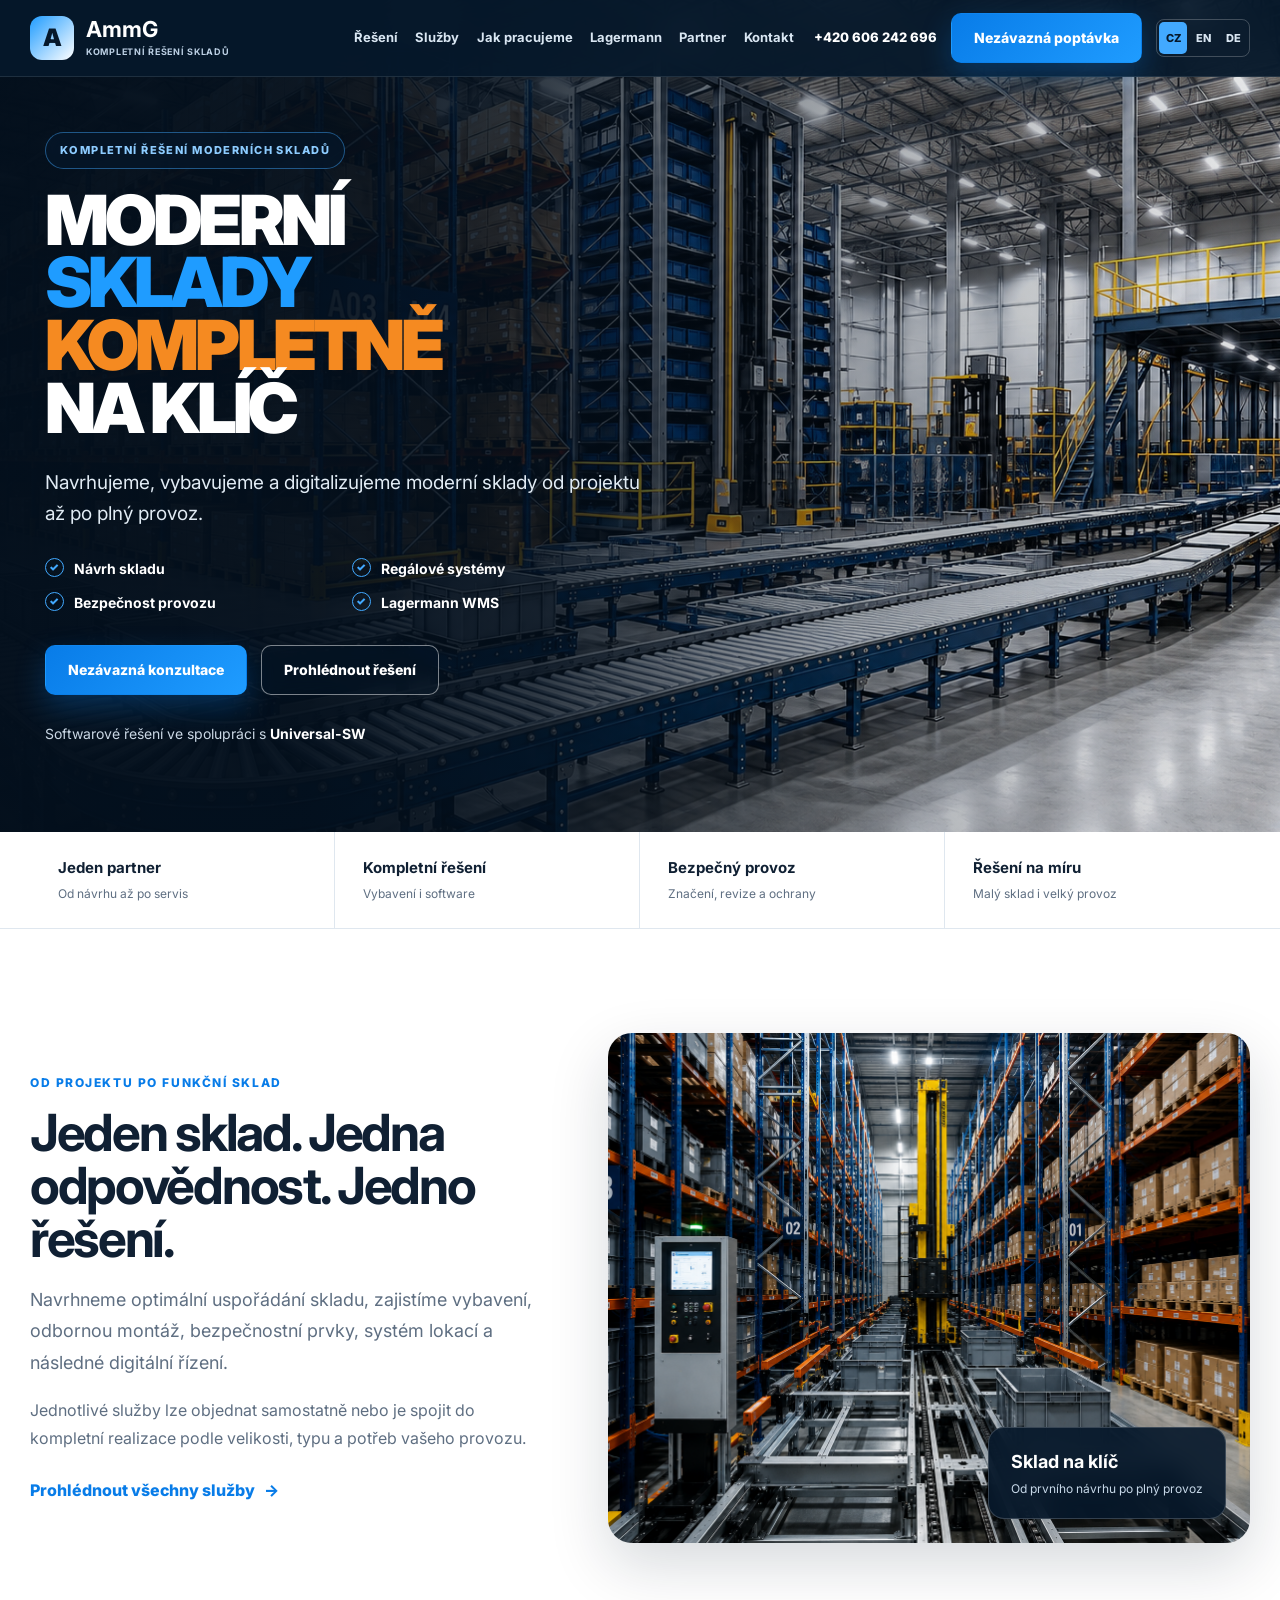
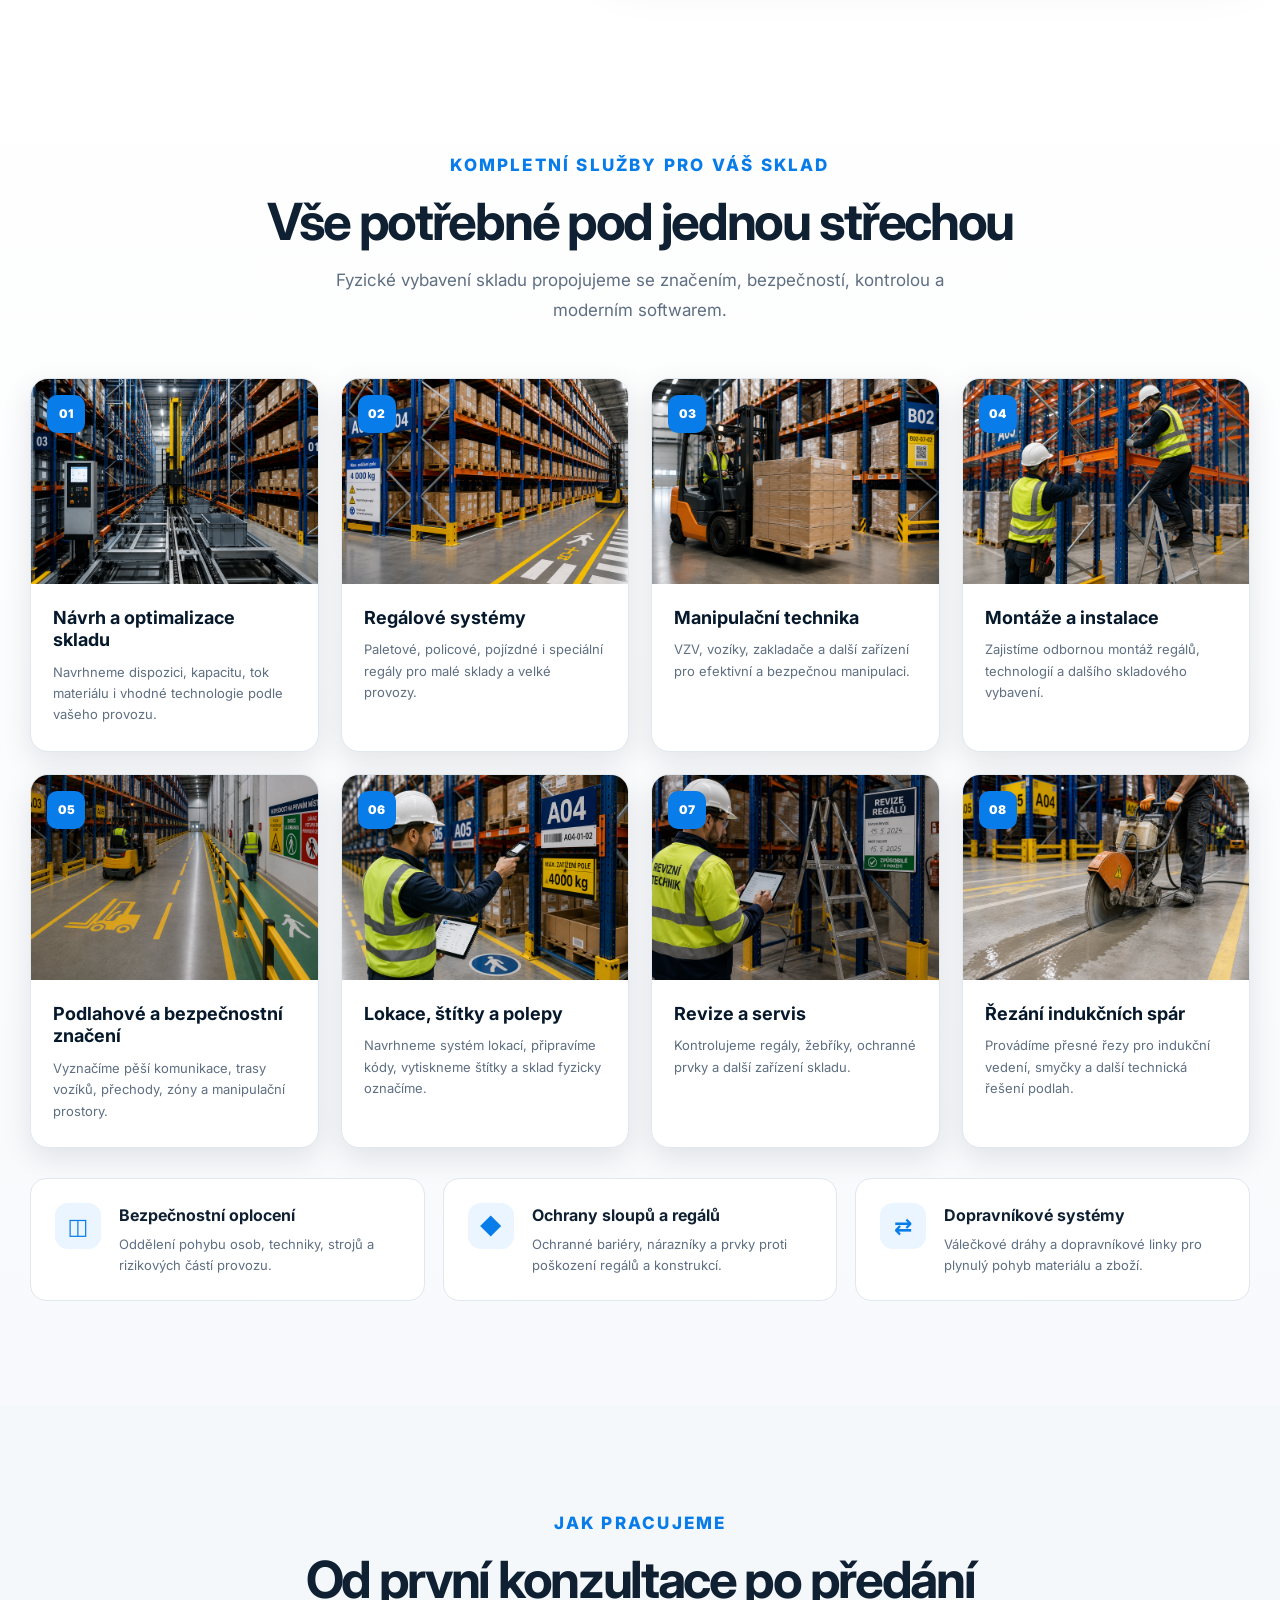
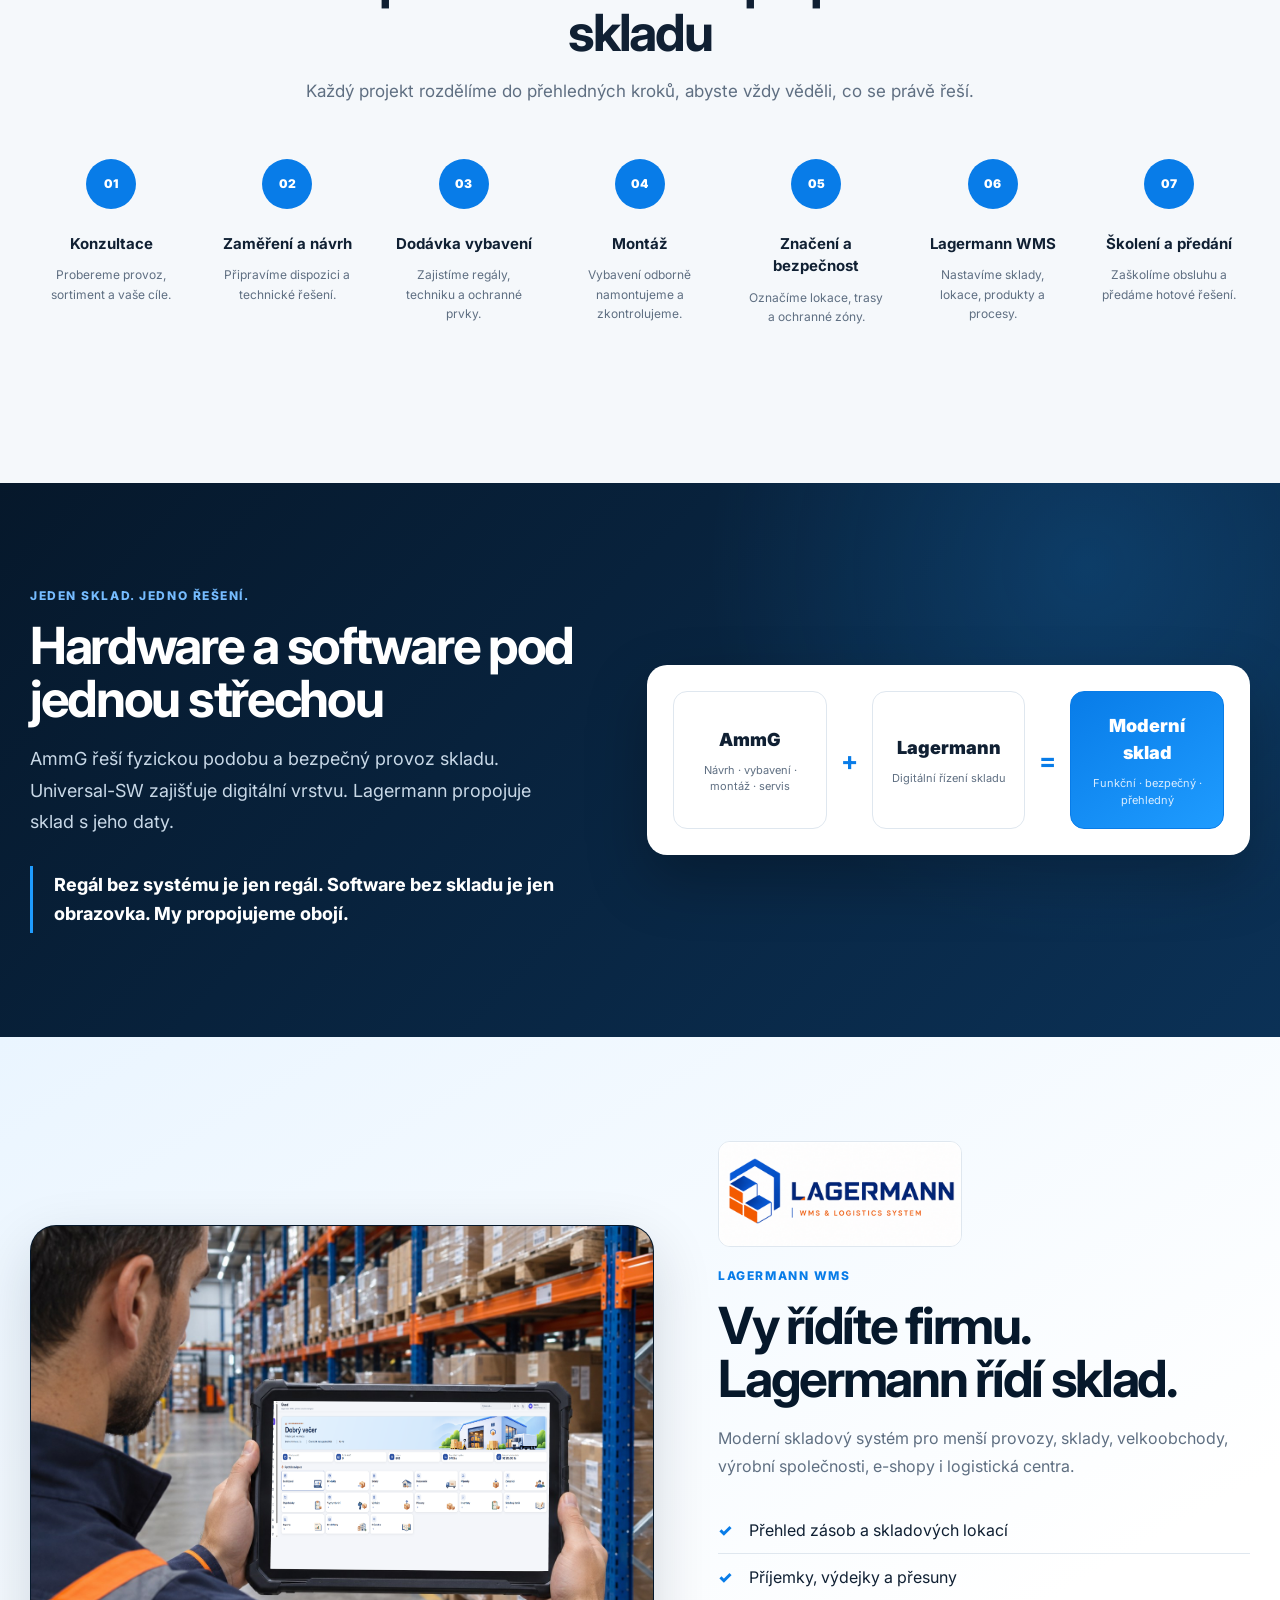
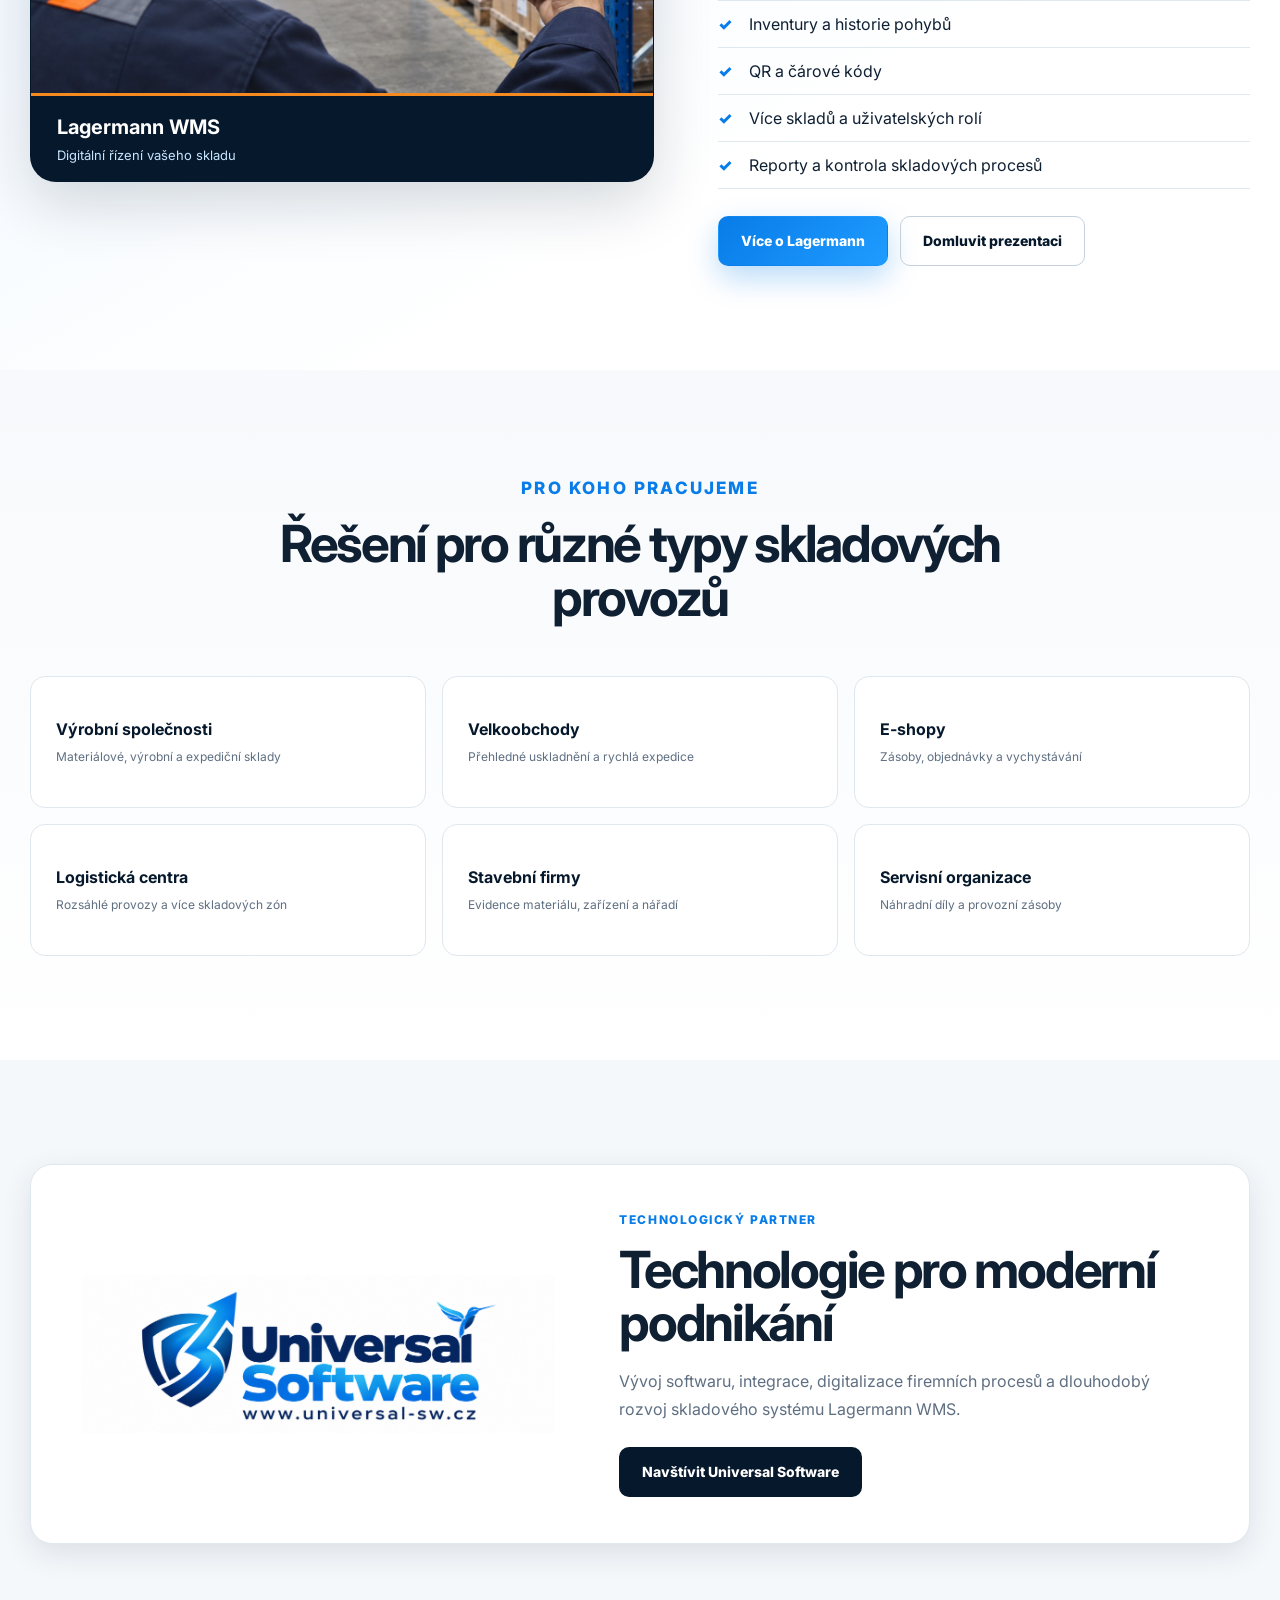
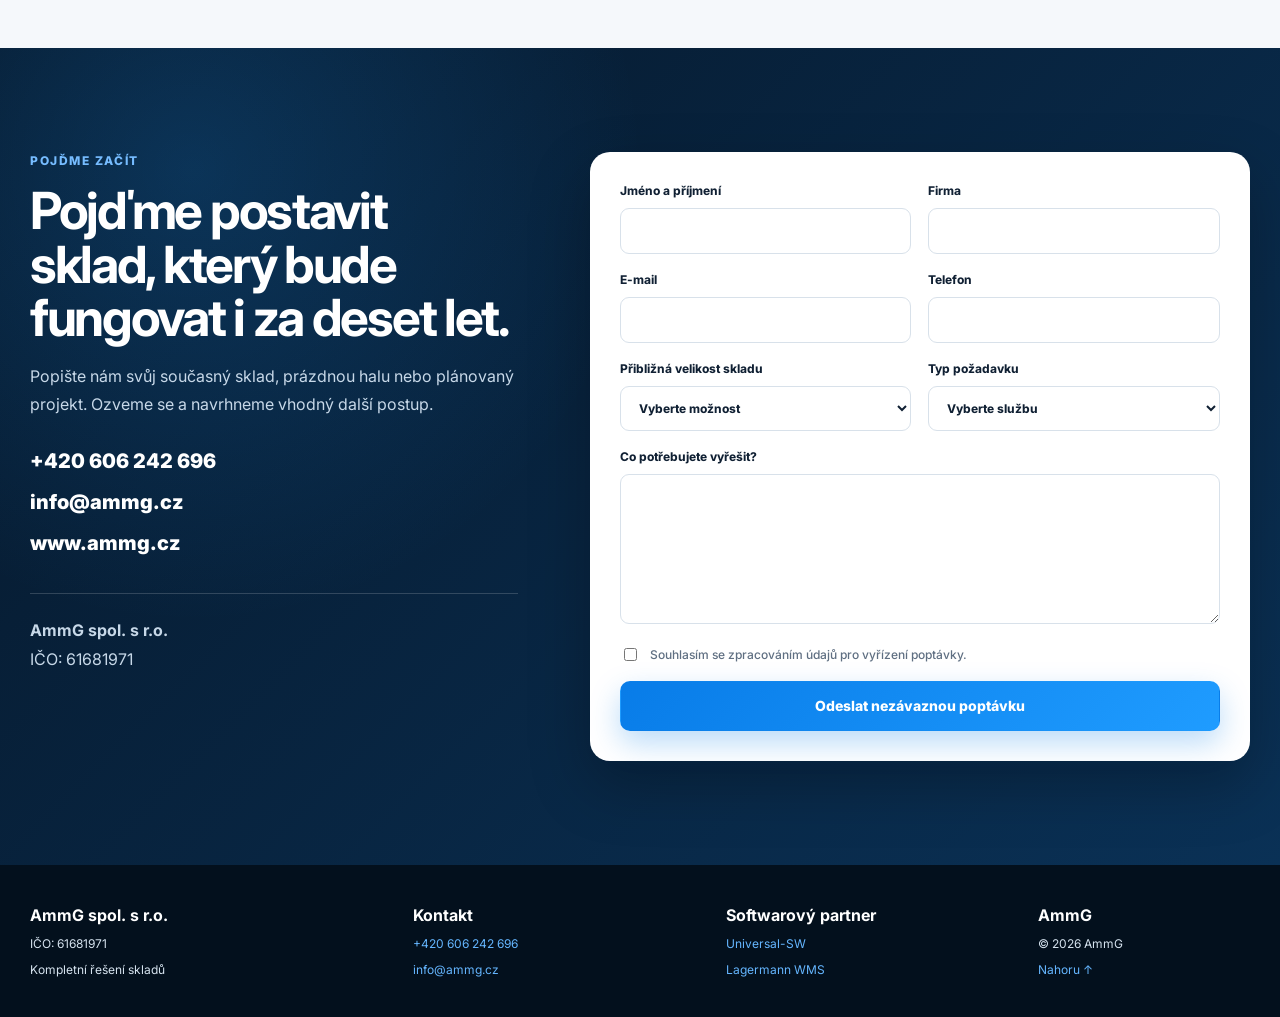
<file: index.html>
<!doctype html>
<html lang="cs">
<head>
    <meta charset="utf-8">
    <meta name="viewport" content="width=device-width, initial-scale=1">

    <title>AmmG | Moderní sklady kompletně na klíč</title>

    <meta
        name="description"
        content="AmmG navrhuje a realizuje sklady na klíč. Regály, dopravníky, montáž, bezpečnostní značení, revize a digitální řízení skladu s Lagermann WMS."
    >
    <meta name="robots" content="index,follow">
    <meta name="author" content="AmmG spol. s r.o.">
    <link rel="canonical" href="https://www.ammg.cz/">
    <link rel="alternate" hreflang="cs" href="https://www.ammg.cz/">
    <link rel="alternate" hreflang="en" href="https://www.ammg.cz/en/">
    <link rel="alternate" hreflang="de" href="https://www.ammg.cz/de/">
    <link rel="alternate" hreflang="x-default" href="https://www.ammg.cz/">
    <meta name="google-site-verification" content="x3cl3QRL3v19oIvD9lCCKHyZ5GCrJJEb1slQcTj2vuA">

    <meta property="og:title" content="AmmG | Moderní sklady kompletně na klíč">
    <meta
        property="og:description"
        content="Navrhujeme, vybavujeme a digitalizujeme moderní sklady od projektu až po plný provoz."
    >
    <meta property="og:type" content="website">
    <meta property="og:url" content="https://www.ammg.cz/">
    <meta property="og:image" content="https://www.ammg.cz/img/hero-sklad.png">
    <meta property="og:image:alt" content="Moderní automatizovaný sklad s regály a dopravníkovou technologií">
    <meta property="og:locale" content="cs_CZ">
    <meta property="og:locale:alternate" content="en_GB">
    <meta property="og:locale:alternate" content="de_DE">

    <link rel="icon" href="img/favicon.ico">
    <link rel="preconnect" href="https://fonts.googleapis.com">
    <link rel="preconnect" href="https://fonts.gstatic.com" crossorigin>
    <link
        href="https://fonts.googleapis.com/css2?family=Inter:wght@400;500;600;700;800;900&display=swap"
        rel="stylesheet"
    >
    <link rel="stylesheet" href="style.css">
</head>

<body id="top">
    <header class="site-header">
        <div class="container header-inner">
            <a class="brand" href="#top" aria-label="AmmG – domů">
                <span class="brand-mark">A</span>
                <span class="brand-text">
                    <strong>AmmG</strong>
                    <small>Kompletní řešení skladů</small>
                </span>
            </a>

            <nav class="nav" id="siteNav" aria-label="Hlavní navigace">
                <a href="#reseni">Řešení</a>
                <a href="#sluzby">Služby</a>
                <a href="#postup">Jak pracujeme</a>
                <a href="#lagermann">Lagermann</a>
                <a href="#partner">Partner</a>
                <a href="#kontakt">Kontakt</a>
            </nav>

            <div class="header-actions">
                <a class="phone-link" href="tel:+420606242696">
                    +420 606 242 696
                </a>

                <a class="btn btn-primary header-cta" href="#kontakt">
                    Nezávazná poptávka
                </a>

                <nav class="language-switch" aria-label="Výběr jazyka">
                    <a href="/" lang="cs" hreflang="cs" aria-label="Čeština" aria-current="page">CZ</a>
                    <a href="/en/" lang="en" hreflang="en" aria-label="English">EN</a>
                    <a href="/de/" lang="de" hreflang="de" aria-label="Deutsch">DE</a>
                </nav>

                <button
                    class="menu-toggle"
                    id="menuToggle"
                    type="button"
                    aria-label="Otevřít menu"
                    data-open-label="Otevřít menu"
                    data-close-label="Zavřít menu"
                    aria-expanded="false"
                    aria-controls="siteNav"
                >
                    <span></span>
                    <span></span>
                    <span></span>
                </button>
            </div>
        </div>
    </header>

    <main>
        <section class="hero">
            <div
                class="hero-media"
                role="img"
                aria-label="Moderní automatizovaný sklad s regály a dopravníkovou technologií"
            ></div>

            <div class="hero-overlay"></div>

            <div class="container hero-content">
                <div class="hero-copy">
                    <p class="hero-badge">
                        Kompletní řešení moderních skladů
                    </p>

                    <h1 class="hero-title">
                        <span class="hero-title-white">Moderní</span>
                        <span class="hero-title-blue">sklady</span>
                        <span class="hero-title-orange">kompletně</span>
                        <span class="hero-title-white">na klíč</span>
                    </h1>

                    <p class="hero-lead">
                        Navrhujeme, vybavujeme a digitalizujeme moderní sklady
                        od projektu až po plný provoz.
                    </p>

                    <div class="hero-points">
                        <span>Návrh skladu</span>
                        <span>Regálové systémy</span>
                        <span>Bezpečnost provozu</span>
                        <span>Lagermann WMS</span>
                    </div>

                    <div class="hero-actions">
                        <a class="btn btn-primary" href="#kontakt">
                            Nezávazná konzultace
                        </a>

                        <a class="btn btn-ghost" href="#sluzby">
                            Prohlédnout řešení
                        </a>
                    </div>

                    <p class="partner-note">
                        Softwarové řešení ve spolupráci s
                        <strong>Universal-SW</strong>
                    </p>
                </div>
            </div>
        </section>

        <section class="trust-strip" aria-label="Hlavní výhody">
            <div class="container trust-grid">
                <div class="trust-item">
                    <strong>Jeden partner</strong>
                    <span>Od návrhu až po servis</span>
                </div>

                <div class="trust-item">
                    <strong>Kompletní řešení</strong>
                    <span>Vybavení i software</span>
                </div>

                <div class="trust-item">
                    <strong>Bezpečný provoz</strong>
                    <span>Značení, revize a ochrany</span>
                </div>

                <div class="trust-item">
                    <strong>Řešení na míru</strong>
                    <span>Malý sklad i velký provoz</span>
                </div>
            </div>
        </section>

        <section class="section intro-section" id="reseni">
            <div class="container intro-grid">
                <div class="intro-content">
                    <p class="eyebrow dark">Od projektu po funkční sklad</p>

                    <h2>
                        Jeden sklad. Jedna odpovědnost. Jedno řešení.
                    </h2>

                    <p class="large-copy">
                        Navrhneme optimální uspořádání skladu, zajistíme
                        vybavení, odbornou montáž, bezpečnostní prvky,
                        systém lokací a následné digitální řízení.
                    </p>

                    <p>
                        Jednotlivé služby lze objednat samostatně nebo je
                        spojit do kompletní realizace podle velikosti,
                        typu a potřeb vašeho provozu.
                    </p>

                    <a class="text-link" href="#sluzby">
                        Prohlédnout všechny služby
                    </a>
                </div>

                <div class="intro-image">
                    <img
                        src="img/Sklad01.png"
                        alt="Moderní automatizovaný sklad"
                        loading="lazy"
                    >

                    <div class="image-badge">
                        <strong>Sklad na klíč</strong>
                        <span>Od prvního návrhu po plný provoz</span>
                    </div>
                </div>
            </div>
        </section>

        <section class="section services-section" id="sluzby">
            <div class="container">
                <header class="section-heading">
                    <p class="eyebrow dark">Kompletní služby pro váš sklad</p>
                    <h2>Vše potřebné pod jednou střechou</h2>
                    <p>
                        Fyzické vybavení skladu propojujeme se značením,
                        bezpečností, kontrolou a moderním softwarem.
                    </p>
                </header>

                <div class="services-gallery-grid">
                    <article class="service-image-card">
                        <div class="service-image-wrap">
                            <img src="img/Sklad01.png" alt="Návrh moderního skladu" loading="lazy">
                            <span class="service-number">01</span>
                        </div>

                        <div class="service-image-content">
                            <h3>Návrh a optimalizace skladu</h3>
                            <p>
                                Navrhneme dispozici, kapacitu, tok materiálu
                                i vhodné technologie podle vašeho provozu.
                            </p>
                        </div>
                    </article>

                    <article class="service-image-card">
                        <div class="service-image-wrap">
                            <img src="img/Sklad02.png" alt="Regálové systémy" loading="lazy">
                            <span class="service-number">02</span>
                        </div>

                        <div class="service-image-content">
                            <h3>Regálové systémy</h3>
                            <p>
                                Paletové, policové, pojízdné i speciální
                                regály pro malé sklady a velké provozy.
                            </p>
                        </div>
                    </article>

                    <article class="service-image-card">
                        <div class="service-image-wrap">
                            <img src="img/Sklad03.png" alt="Manipulační technika ve skladu" loading="lazy">
                            <span class="service-number">03</span>
                        </div>

                        <div class="service-image-content">
                            <h3>Manipulační technika</h3>
                            <p>
                                VZV, vozíky, zakladače a další zařízení
                                pro efektivní a bezpečnou manipulaci.
                            </p>
                        </div>
                    </article>

                    <article class="service-image-card">
                        <div class="service-image-wrap">
                            <img src="img/Sklad04.png" alt="Montáž skladových regálů" loading="lazy">
                            <span class="service-number">04</span>
                        </div>

                        <div class="service-image-content">
                            <h3>Montáže a instalace</h3>
                            <p>
                                Zajistíme odbornou montáž regálů,
                                technologií a dalšího skladového vybavení.
                            </p>
                        </div>
                    </article>

                    <article class="service-image-card">
                        <div class="service-image-wrap">
                            <img src="img/Sklad05.png" alt="Podlahové značení skladu" loading="lazy">
                            <span class="service-number">05</span>
                        </div>

                        <div class="service-image-content">
                            <h3>Podlahové a bezpečnostní značení</h3>
                            <p>
                                Vyznačíme pěší komunikace, trasy vozíků,
                                přechody, zóny a manipulační prostory.
                            </p>
                        </div>
                    </article>

                    <article class="service-image-card">
                        <div class="service-image-wrap">
                            <img src="img/Sklad061.png" alt="Skladové lokace a štítky" loading="lazy">
                            <span class="service-number">06</span>
                        </div>

                        <div class="service-image-content">
                            <h3>Lokace, štítky a polepy</h3>
                            <p>
                                Navrhneme systém lokací, připravíme kódy,
                                vytiskneme štítky a sklad fyzicky označíme.
                            </p>
                        </div>
                    </article>

                    <article class="service-image-card">
                        <div class="service-image-wrap">
                            <img src="img/Sklad07.png" alt="Revizní technik ve skladu" loading="lazy">
                            <span class="service-number">07</span>
                        </div>

                        <div class="service-image-content">
                            <h3>Revize a servis</h3>
                            <p>
                                Kontrolujeme regály, žebříky, ochranné
                                prvky a další zařízení skladu.
                            </p>
                        </div>
                    </article>

                    <article class="service-image-card">
                        <div class="service-image-wrap">
                            <img src="img/Sklad081.png" alt="Řezání indukční spáry" loading="lazy">
                            <span class="service-number">08</span>
                        </div>

                        <div class="service-image-content">
                            <h3>Řezání indukčních spár</h3>
                            <p>
                                Provádíme přesné řezy pro indukční vedení,
                                smyčky a další technická řešení podlah.
                            </p>
                        </div>
                    </article>
                </div>

                <div class="special-services">
                    <article class="special-service-card">
                        <span class="special-service-icon">◫</span>
                        <div>
                            <h3>Bezpečnostní oplocení</h3>
                            <p>
                                Oddělení pohybu osob, techniky,
                                strojů a rizikových částí provozu.
                            </p>
                        </div>
                    </article>

                    <article class="special-service-card">
                        <span class="special-service-icon">◆</span>
                        <div>
                            <h3>Ochrany sloupů a regálů</h3>
                            <p>
                                Ochranné bariéry, nárazníky a prvky
                                proti poškození regálů a konstrukcí.
                            </p>
                        </div>
                    </article>

                    <article class="special-service-card">
                        <span class="special-service-icon">⇄</span>
                        <div>
                            <h3>Dopravníkové systémy</h3>
                            <p>
                                Válečkové dráhy a dopravníkové linky
                                pro plynulý pohyb materiálu a zboží.
                            </p>
                        </div>
                    </article>
                </div>
            </div>
        </section>

        <section class="section process-section" id="postup">
            <div class="container">
                <header class="section-heading">
                    <p class="eyebrow dark">Jak pracujeme</p>
                    <h2>Od první konzultace po předání skladu</h2>
                    <p>
                        Každý projekt rozdělíme do přehledných kroků,
                        abyste vždy věděli, co se právě řeší.
                    </p>
                </header>

                <ol class="process-grid">
                    <li class="process-step">
                        <span class="process-number">01</span>
                        <h3>Konzultace</h3>
                        <p>Probereme provoz, sortiment a vaše cíle.</p>
                    </li>

                    <li class="process-step">
                        <span class="process-number">02</span>
                        <h3>Zaměření a návrh</h3>
                        <p>Připravíme dispozici a technické řešení.</p>
                    </li>

                    <li class="process-step">
                        <span class="process-number">03</span>
                        <h3>Dodávka vybavení</h3>
                        <p>Zajistíme regály, techniku a ochranné prvky.</p>
                    </li>

                    <li class="process-step">
                        <span class="process-number">04</span>
                        <h3>Montáž</h3>
                        <p>Vybavení odborně namontujeme a zkontrolujeme.</p>
                    </li>

                    <li class="process-step">
                        <span class="process-number">05</span>
                        <h3>Značení a bezpečnost</h3>
                        <p>Označíme lokace, trasy a ochranné zóny.</p>
                    </li>

                    <li class="process-step">
                        <span class="process-number">06</span>
                        <h3>Lagermann WMS</h3>
                        <p>Nastavíme sklady, lokace, produkty a procesy.</p>
                    </li>

                    <li class="process-step">
                        <span class="process-number">07</span>
                        <h3>Školení a předání</h3>
                        <p>Zaškolíme obsluhu a předáme hotové řešení.</p>
                    </li>
                </ol>
            </div>
        </section>

        <section class="section section-dark">
            <div class="container split-layout">
                <div class="split-copy">
                    <p class="eyebrow">Jeden sklad. Jedno řešení.</p>

                    <h2>Hardware a software pod jednou střechou</h2>

                    <p class="large-copy">
                        AmmG řeší fyzickou podobu a bezpečný provoz skladu.
                        Universal-SW zajišťuje digitální vrstvu.
                        Lagermann propojuje sklad s jeho daty.
                    </p>

                    <blockquote>
                        Regál bez systému je jen regál.
                        Software bez skladu je jen obrazovka.
                        My propojujeme obojí.
                    </blockquote>
                </div>

                <div class="formula-card">
                    <div class="formula-item">
                        <span>AmmG</span>
                        <small>Návrh · vybavení · montáž · servis</small>
                    </div>

                    <b>+</b>

                    <div class="formula-item">
                        <span>Lagermann</span>
                        <small>Digitální řízení skladu</small>
                    </div>

                    <b>=</b>

                    <div class="formula-item result">
                        <span>Moderní sklad</span>
                        <small>Funkční · bezpečný · přehledný</small>
                    </div>
                </div>
            </div>
        </section>

        <section class="section lagermann-section" id="lagermann">
            <div class="container lagermann-grid">
                <figure class="lagermann-image">
                    <div class="lagermann-scene">
                        <img
                            class="lagermann-photo"
                            src="img/lagermann-warehouse.jpg"
                            alt="Skladník mezi regály sleduje úvodní obrazovku Lagermann WMS na tabletu"
                            width="1448"
                            height="1086"
                            loading="lazy"
                        >
                        <img
                            class="lagermann-screen"
                            src="img/lagermann-home.png"
                            alt=""
                            width="1913"
                            height="905"
                            loading="lazy"
                        >
                    </div>
                    <figcaption class="lagermann-image-label">
                        <strong>Lagermann WMS</strong>
                        <span>Digitální řízení vašeho skladu</span>
                    </figcaption>
                </figure>

                <div class="lagermann-copy">
                    <img
                        class="lagermann-logo"
                        src="img/lagermann-logo.png"
                        alt="Lagermann – WMS &amp; Logistics System"
                        width="640"
                        height="274"
                        loading="lazy"
                    >
                    <p class="eyebrow dark">Lagermann WMS</p>

                    <h2>Vy řídíte firmu. Lagermann řídí sklad.</h2>

                    <p>
                        Moderní skladový systém pro menší provozy,
                        sklady, velkoobchody, výrobní společnosti,
                        e-shopy i logistická centra.
                    </p>

                    <ul class="check-list">
                        <li>Přehled zásob a skladových lokací</li>
                        <li>Příjemky, výdejky a přesuny</li>
                        <li>Inventury a historie pohybů</li>
                        <li>QR a čárové kódy</li>
                        <li>Více skladů a uživatelských rolí</li>
                        <li>Reporty a kontrola skladových procesů</li>
                    </ul>

                    <div class="lagermann-actions">
                        <a
                            class="btn btn-primary"
                            href="https://www.universal-sw.cz"
                            target="_blank"
                            rel="noopener noreferrer"
                        >
                            Více o Lagermann
                        </a>

                        <a class="btn btn-outline-dark" href="#kontakt">
                            Domluvit prezentaci
                        </a>
                    </div>
                </div>
            </div>
        </section>

        <section class="section audience-section">
            <div class="container">
                <header class="section-heading">
                    <p class="eyebrow dark">Pro koho pracujeme</p>
                    <h2>Řešení pro různé typy skladových provozů</h2>
                </header>

                <div class="audience-grid">
                    <article>
                        <strong>Výrobní společnosti</strong>
                        <span>Materiálové, výrobní a expediční sklady</span>
                    </article>

                    <article>
                        <strong>Velkoobchody</strong>
                        <span>Přehledné uskladnění a rychlá expedice</span>
                    </article>

                    <article>
                        <strong>E-shopy</strong>
                        <span>Zásoby, objednávky a vychystávání</span>
                    </article>

                    <article>
                        <strong>Logistická centra</strong>
                        <span>Rozsáhlé provozy a více skladových zón</span>
                    </article>

                    <article>
                        <strong>Stavební firmy</strong>
                        <span>Evidence materiálu, zařízení a nářadí</span>
                    </article>

                    <article>
                        <strong>Servisní organizace</strong>
                        <span>Náhradní díly a provozní zásoby</span>
                    </article>
                </div>
            </div>
        </section>

        <section class="section section-soft" id="partner" aria-labelledby="partner-title">
            <div class="container partner-card">
                <img
                    class="partner-logo"
                    src="img/universal-sw-logo.png"
                    alt="Logo Universal Software, technologického partnera AmmG"
                    width="2048"
                    height="682"
                    loading="lazy"
                >

                <div class="partner-copy">
                    <p class="eyebrow dark">Technologický partner</p>
                    <h2 id="partner-title">Technologie pro moderní podnikání</h2>
                    <p>
                        Vývoj softwaru, integrace, digitalizace firemních procesů
                        a dlouhodobý rozvoj skladového systému Lagermann WMS.
                    </p>

                    <a
                        class="btn btn-secondary"
                        href="https://www.universal-sw.cz/"
                        target="_blank"
                        rel="noopener noreferrer"
                    >
                        Navštívit Universal Software
                    </a>
                </div>
            </div>
        </section>

        <section class="section contact-section" id="kontakt">
            <div class="container contact-grid">
                <div class="contact-copy">
                    <p class="eyebrow">Pojďme začít</p>

                    <h2>
                        Pojďme postavit sklad, který bude fungovat i za deset let.
                    </h2>

                    <p>
                        Popište nám svůj současný sklad, prázdnou halu
                        nebo plánovaný projekt. Ozveme se a navrhneme
                        vhodný další postup.
                    </p>

                    <div class="contact-links">
                        <a href="tel:+420606242696">+420 606 242 696</a>
                        <a href="mailto:info@ammg.cz">info@ammg.cz</a>
                        <a href="https://www.ammg.cz">www.ammg.cz</a>
                    </div>

                    <div class="company-data">
                        <strong>AmmG spol. s r.o.</strong>
                        <span>IČO: 61681971</span>
                    </div>
                </div>

                <form
                    class="contact-form"
                    action="contact.php"
                    method="post"
                    data-required-message="Vyplňte prosím toto pole."
                    data-email-message="Zadejte prosím platnou e-mailovou adresu."
                    data-consent-message="Pro odeslání poptávky potvrďte souhlas se zpracováním údajů."
                >
                    <input type="hidden" name="lang" value="cs">

                    <p class="form-status form-status-success full" id="contact-sent" role="status" tabindex="-1">
                        Děkujeme za poptávku. Ozveme se vám co nejdříve.
                    </p>
                    <p class="form-status form-status-error full" id="contact-invalid" role="alert" tabindex="-1">
                        Zkontrolujte prosím povinné údaje, e-mailovou adresu a souhlas se zpracováním údajů.
                    </p>
                    <p class="form-status form-status-error full" id="contact-error" role="alert" tabindex="-1">
                        Poptávku se nepodařilo odeslat. Zkuste to prosím znovu nebo nám napište na info@ammg.cz.
                    </p>

                    <label>
                        Jméno a příjmení
                        <input type="text" name="name" autocomplete="name" required>
                    </label>

                    <label>
                        Firma
                        <input type="text" name="company" autocomplete="organization">
                    </label>

                    <label>
                        E-mail
                        <input type="email" name="email" autocomplete="email" required>
                    </label>

                    <label>
                        Telefon
                        <input type="tel" name="phone" autocomplete="tel">
                    </label>

                    <label>
                        Přibližná velikost skladu
                        <select name="warehouse_size">
                            <option value="">Vyberte možnost</option>
                            <option value="do-500">Do 500 m²</option>
                            <option value="500-2000">500–2 000 m²</option>
                            <option value="nad-2000">Více než 2 000 m²</option>
                            <option value="neznam">Zatím nevím</option>
                        </select>
                    </label>

                    <label>
                        Typ požadavku
                        <select name="request_type">
                            <option value="">Vyberte službu</option>
                            <option value="kompletni-reseni">Kompletní řešení skladu</option>
                            <option value="navrh">Návrh a optimalizace</option>
                            <option value="regaly">Regálové systémy</option>
                            <option value="montaz">Montáž a instalace</option>
                            <option value="lokace">Lokace, štítky a polepy</option>
                            <option value="znaceni">Podlahové značení</option>
                            <option value="revize">Revize a servis</option>
                            <option value="lagermann">Lagermann WMS</option>
                            <option value="jine">Jiné řešení</option>
                        </select>
                    </label>

                    <label class="full">
                        Co potřebujete vyřešit?
                        <textarea name="message" rows="6" required></textarea>
                    </label>

                    <input
                        class="honeypot"
                        type="text"
                        name="website"
                        tabindex="-1"
                        autocomplete="off"
                        aria-hidden="true"
                    >

                    <label class="consent full">
                        <input type="checkbox" name="gdpr" required>
                        <span>
                            Souhlasím se zpracováním údajů pro vyřízení poptávky.
                        </span>
                    </label>

                    <button class="btn btn-primary full" type="submit">
                        Odeslat nezávaznou poptávku
                    </button>
                </form>
            </div>
        </section>
    </main>

    <footer class="footer">
        <div class="container footer-grid">
            <div>
                <strong>AmmG spol. s r.o.</strong>
                <span>IČO: 61681971</span>
                <span>Kompletní řešení skladů</span>
            </div>

            <div>
                <strong>Kontakt</strong>
                <a href="tel:+420606242696">+420 606 242 696</a>
                <a href="mailto:info@ammg.cz">info@ammg.cz</a>
            </div>

            <div>
                <strong>Softwarový partner</strong>
                <a
                    href="https://www.universal-sw.cz"
                    target="_blank"
                    rel="noopener noreferrer"
                >
                    Universal-SW
                </a>
                <a href="#lagermann">Lagermann WMS</a>
            </div>

            <div>
                <strong>AmmG</strong>
                <span>© <span id="year"></span> AmmG</span>
                <a href="#top">Nahoru ↑</a>
            </div>
        </div>
    </footer>

    <script src="script.js"></script>
</body>
</html>
</file>
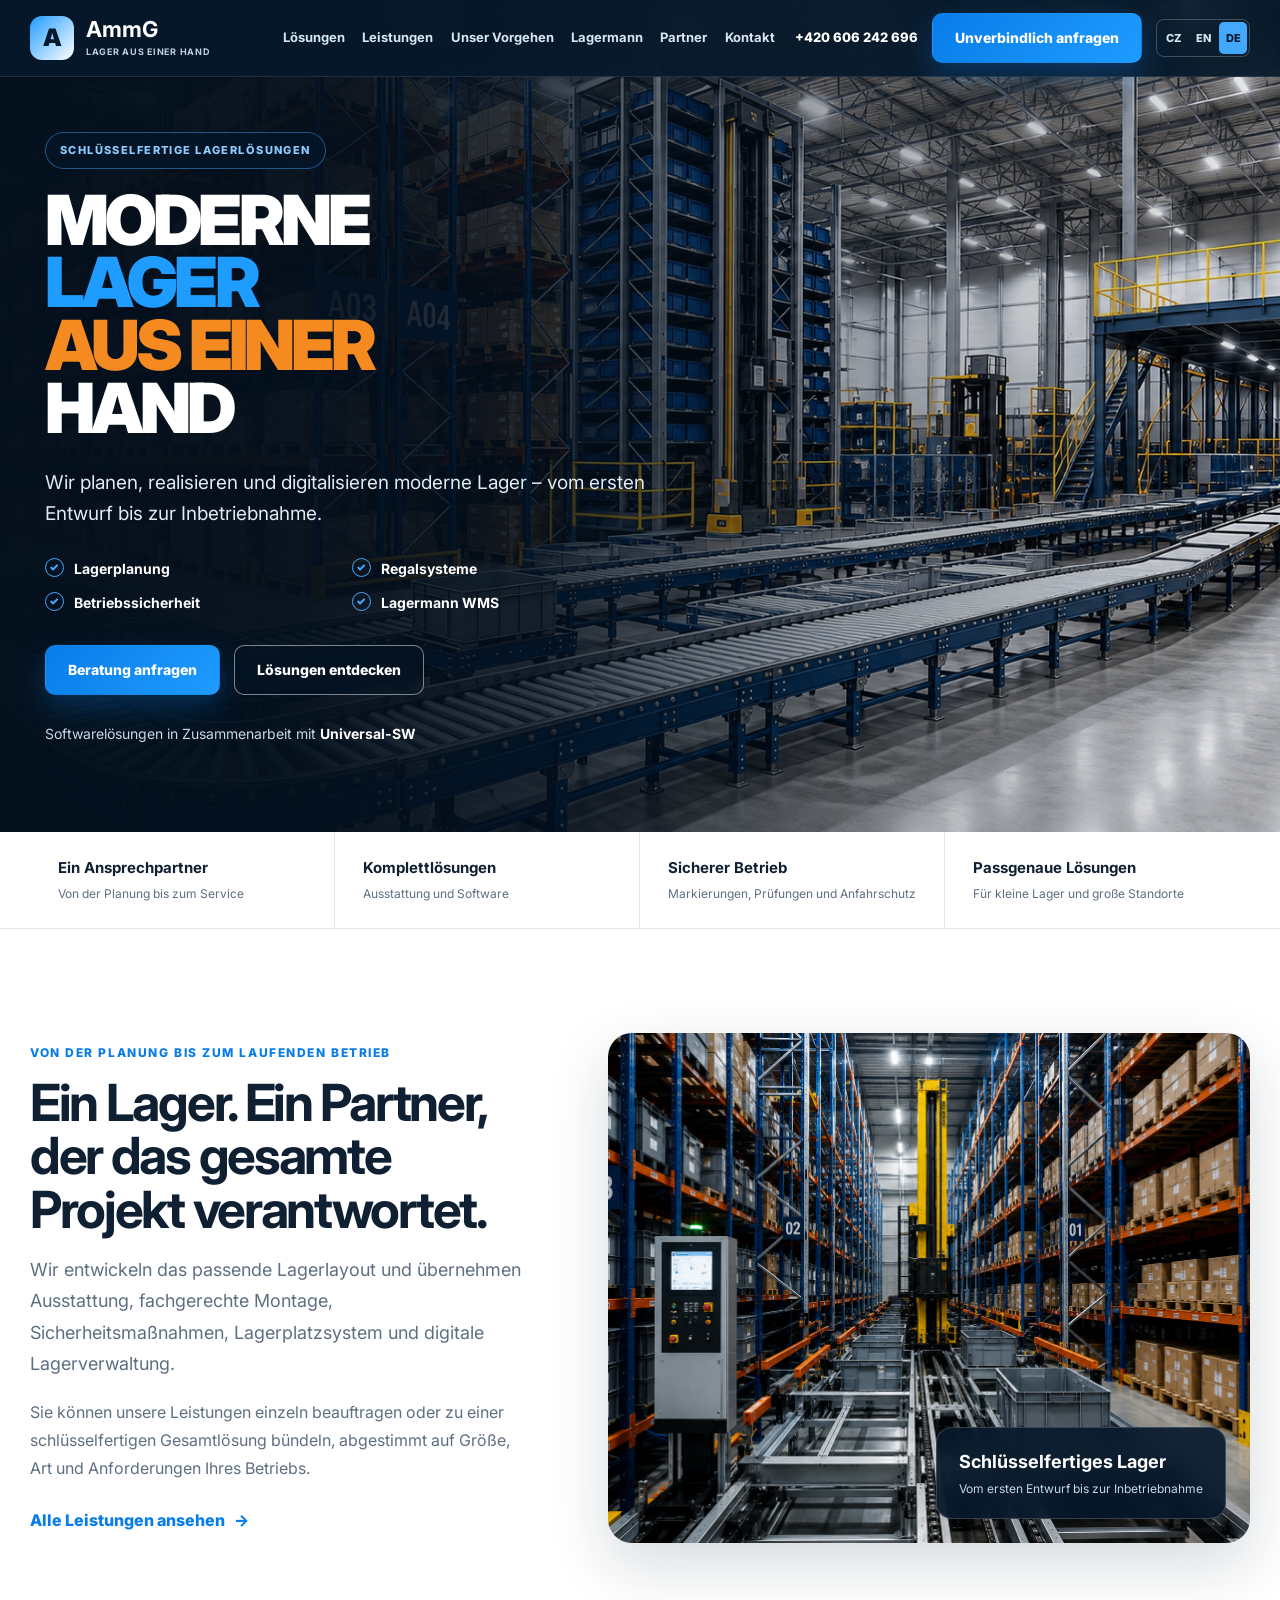
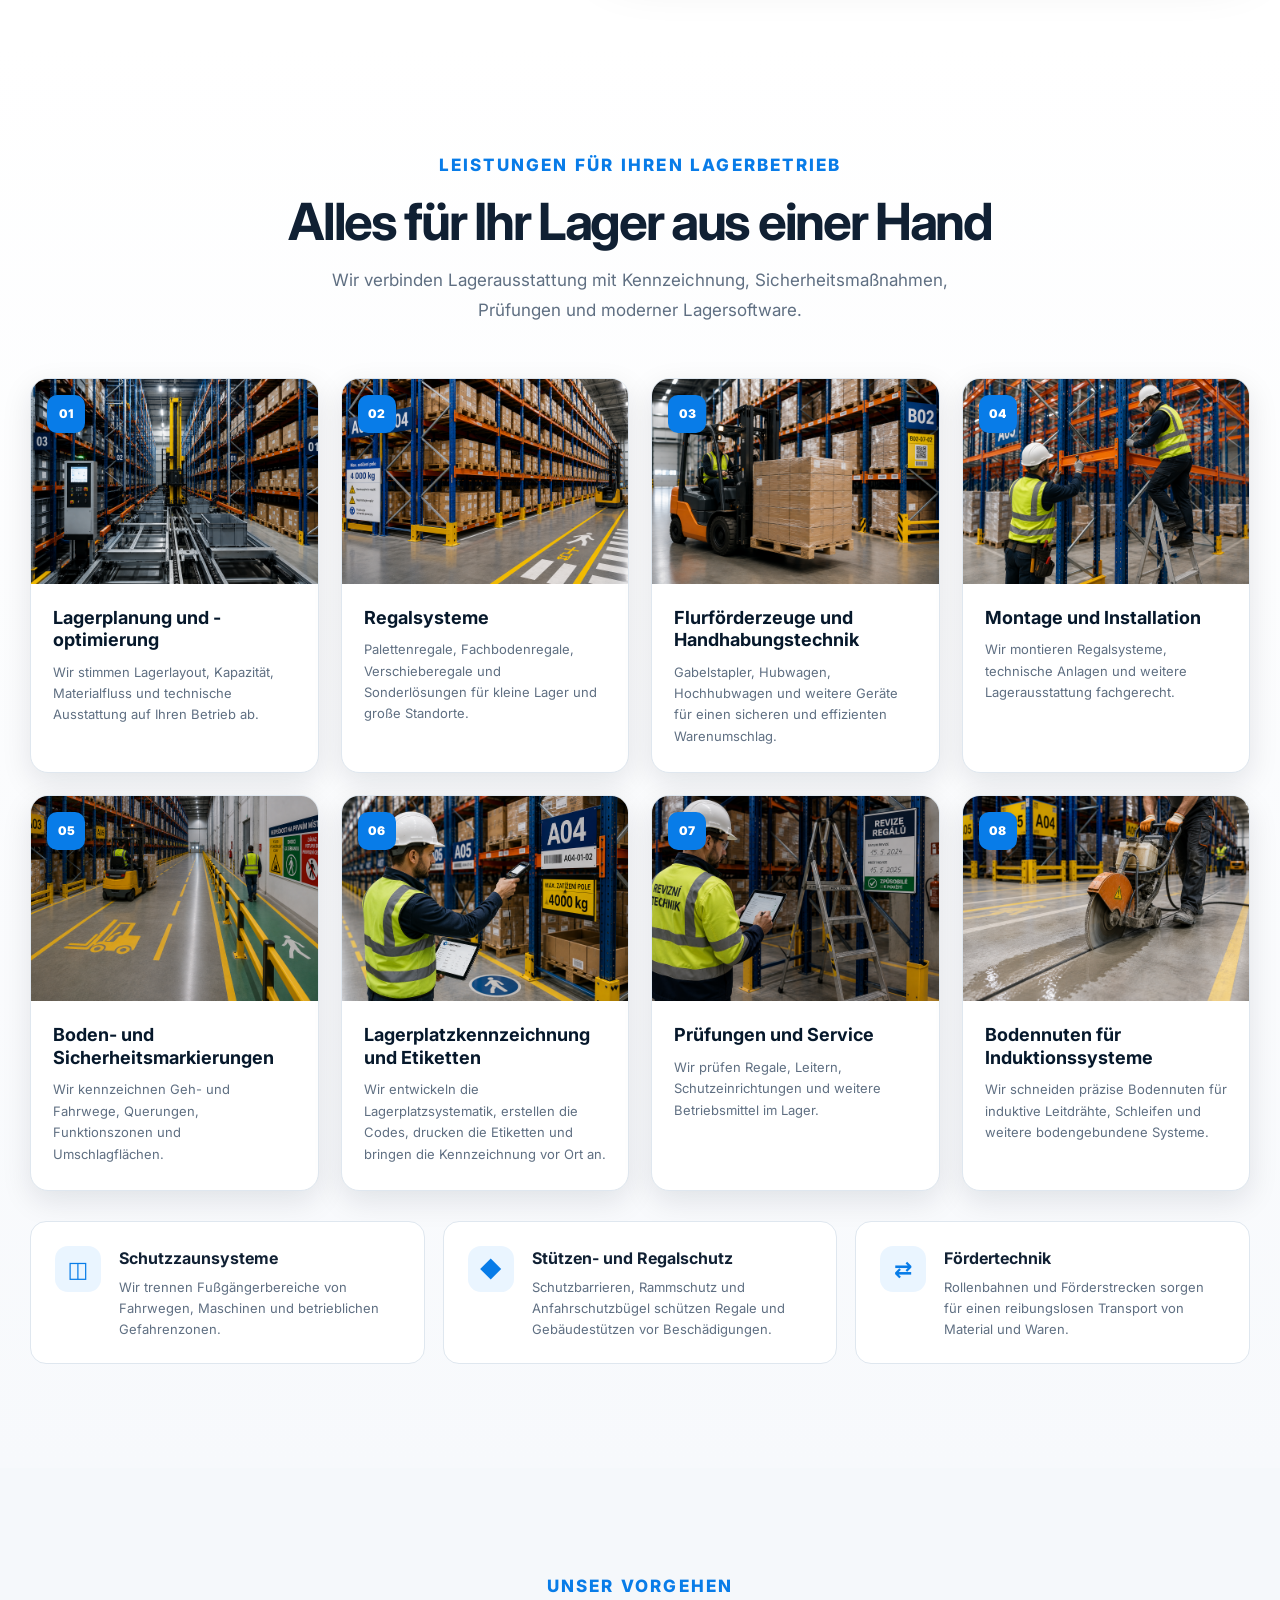
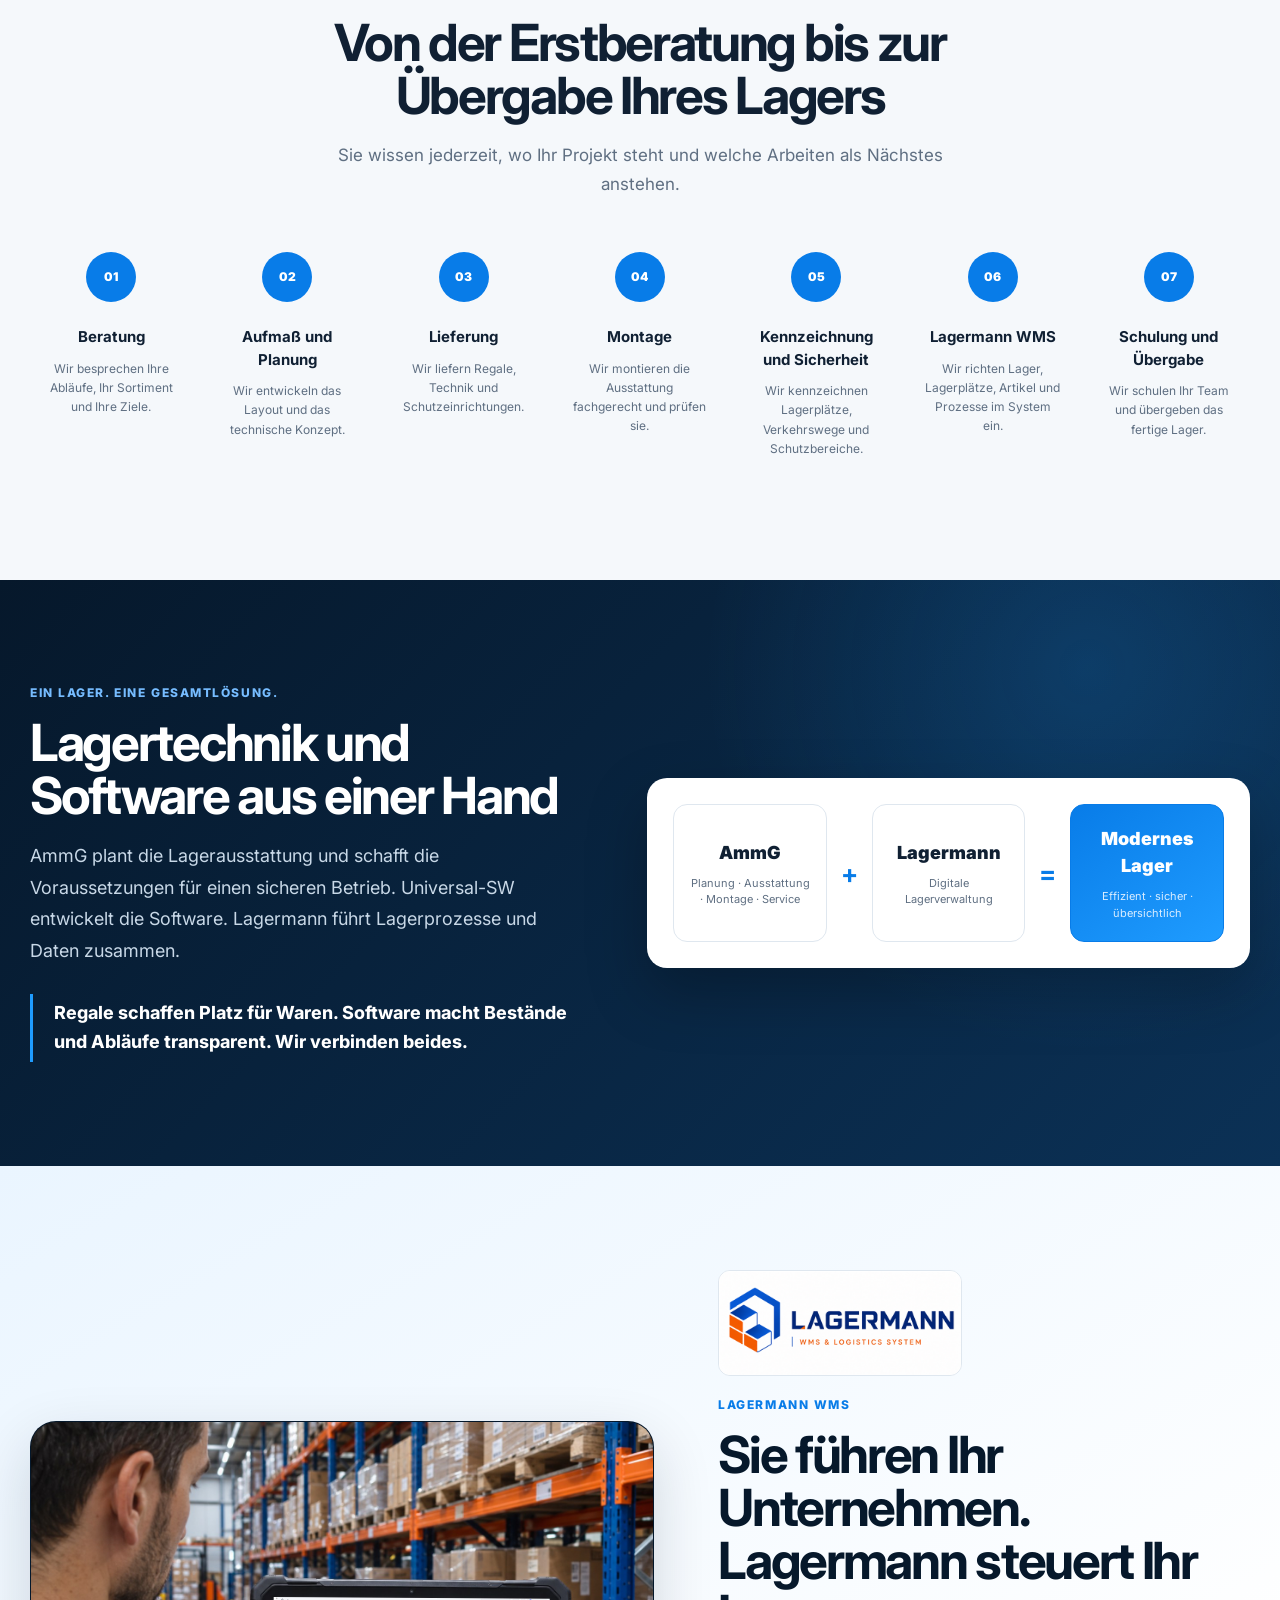
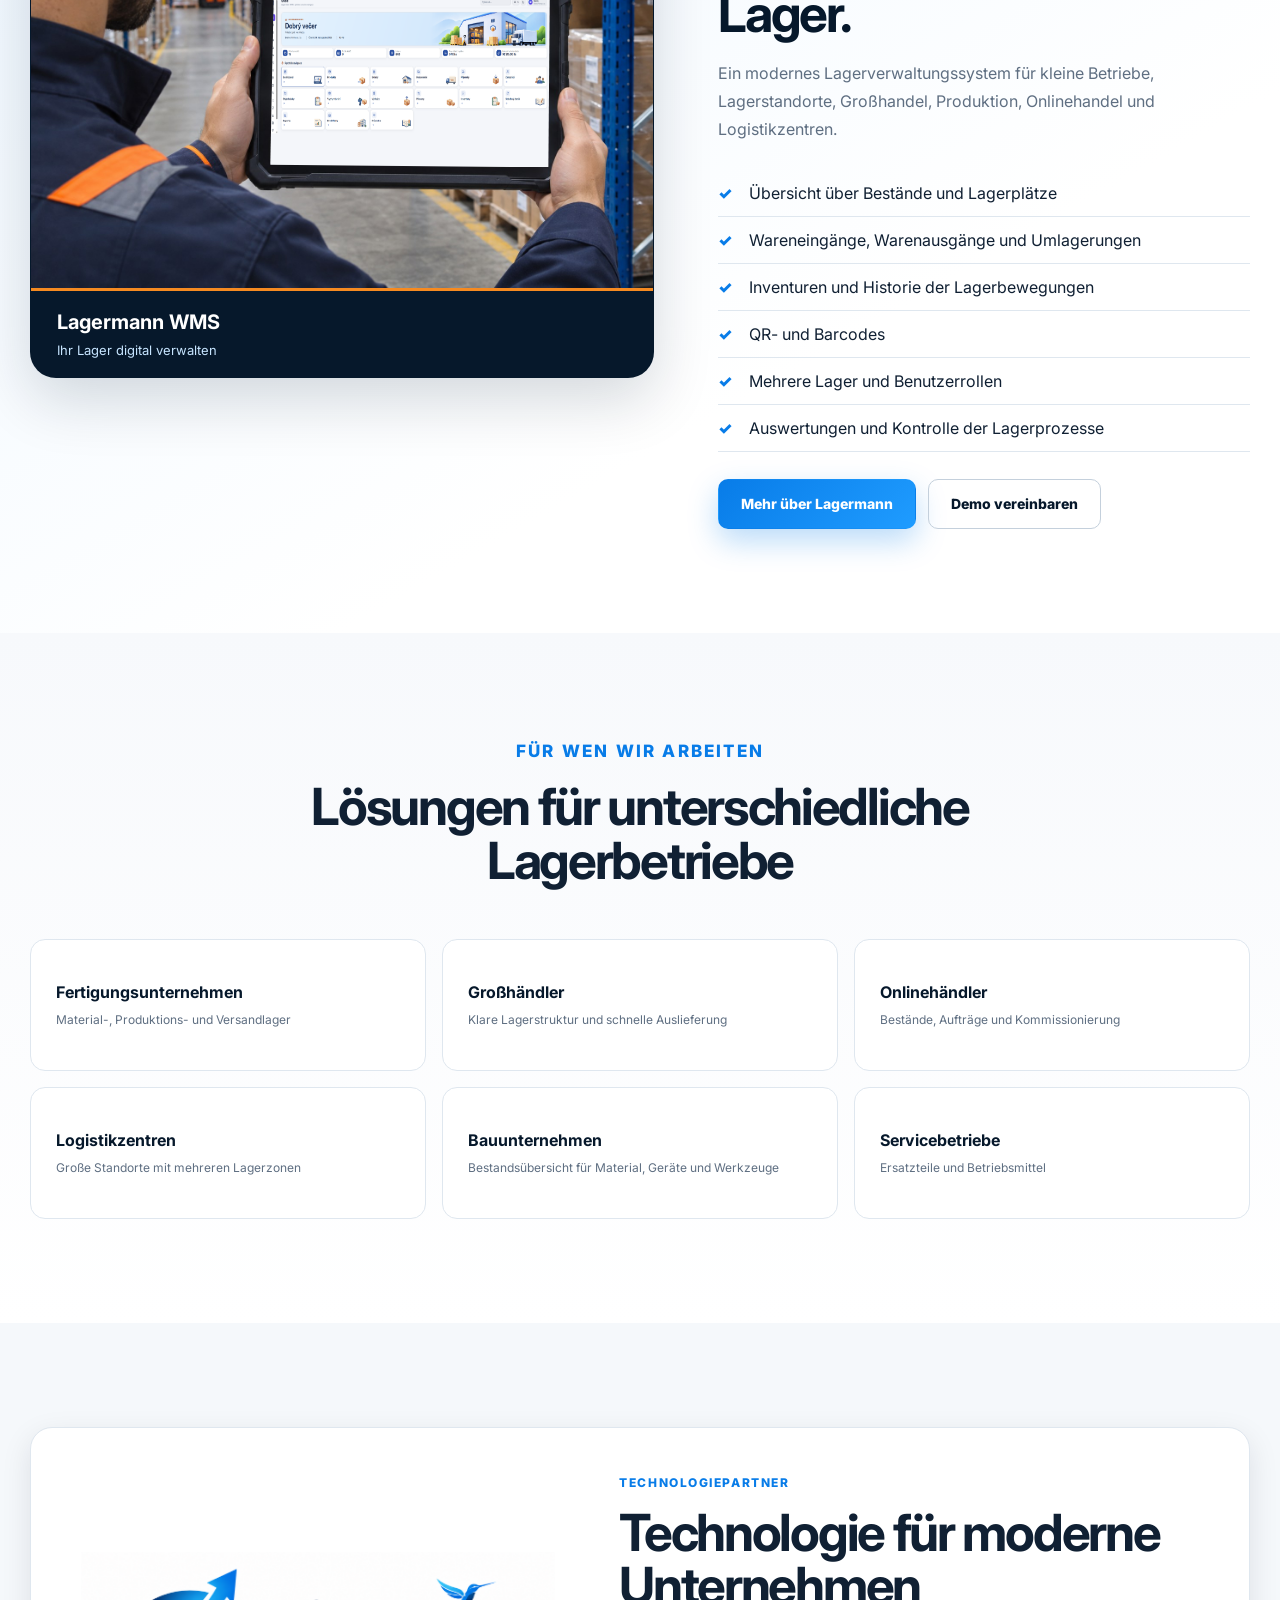
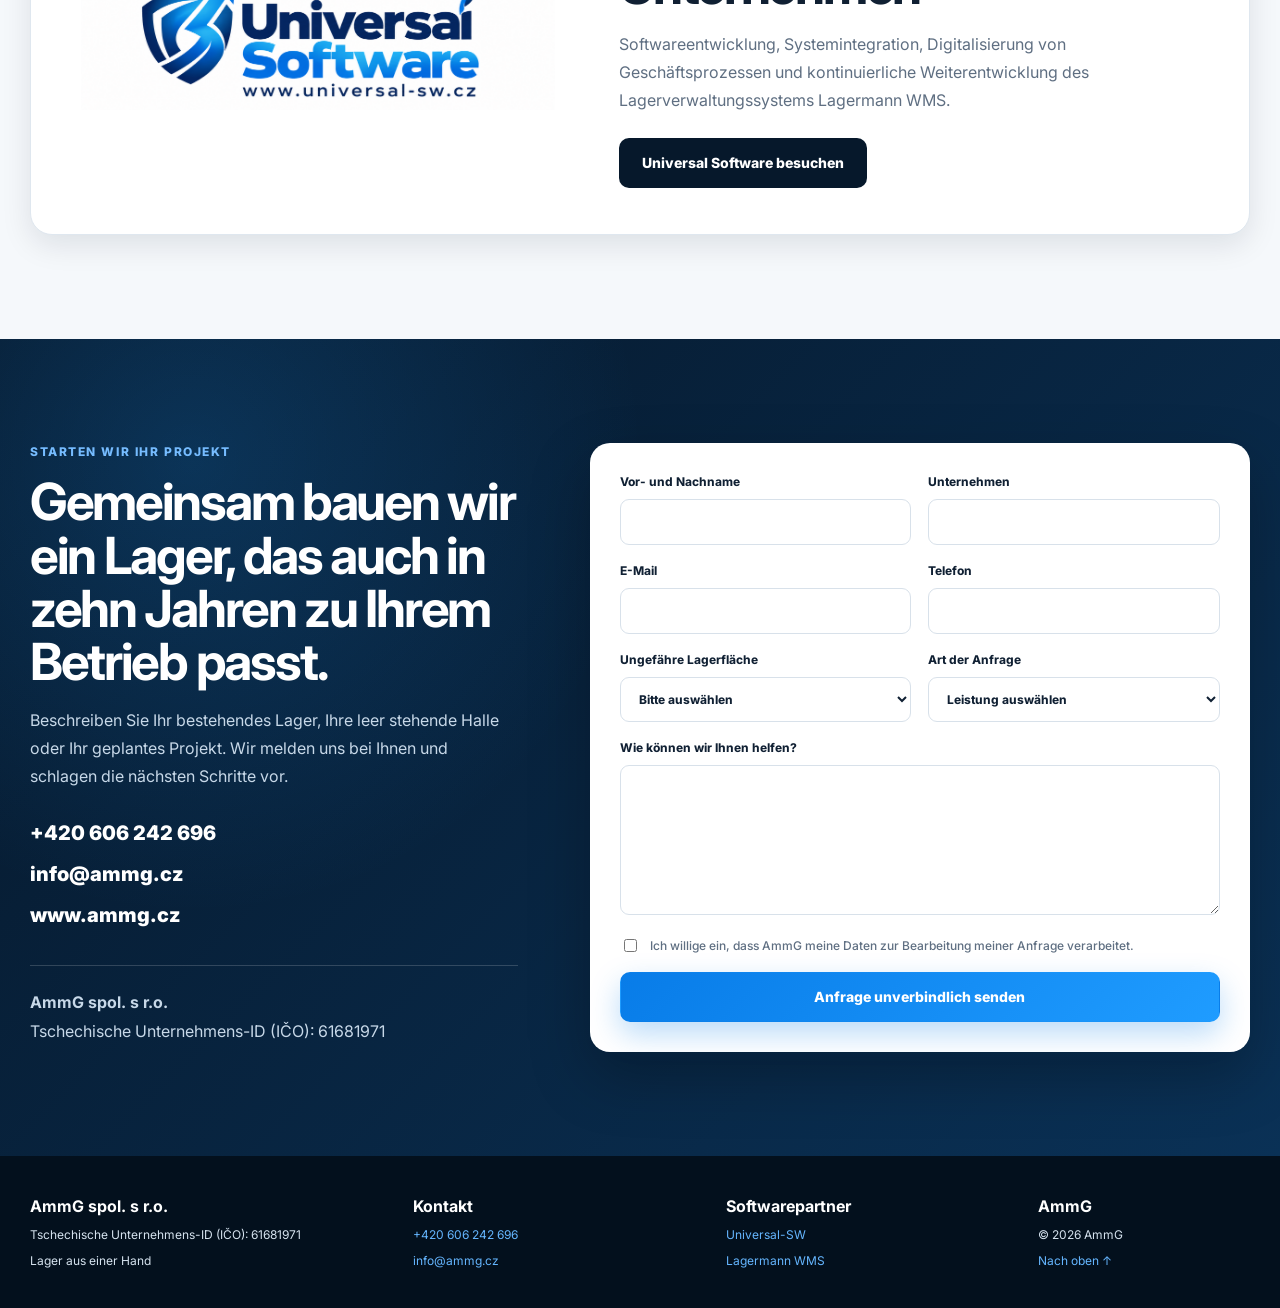
<file: de/index.html>
<!doctype html>
<html lang="de">
<head>
    <meta charset="utf-8">
    <meta name="viewport" content="width=device-width, initial-scale=1">

    <title>AmmG | Schlüsselfertige Lagerlösungen</title>

    <meta
        name="description"
        content="AmmG realisiert schlüsselfertige Lager: von Planung, Regalen und Montage bis zu Sicherheitsmarkierungen, Prüfungen und Lagerverwaltung mit Lagermann WMS."
    >
    <meta name="robots" content="index,follow">
    <meta name="author" content="AmmG spol. s r.o.">
    <link rel="canonical" href="https://www.ammg.cz/de/">
    <link rel="alternate" hreflang="cs" href="https://www.ammg.cz/">
    <link rel="alternate" hreflang="en" href="https://www.ammg.cz/en/">
    <link rel="alternate" hreflang="de" href="https://www.ammg.cz/de/">
    <link rel="alternate" hreflang="x-default" href="https://www.ammg.cz/">
    <meta name="google-site-verification" content="x3cl3QRL3v19oIvD9lCCKHyZ5GCrJJEb1slQcTj2vuA">

    <meta property="og:title" content="AmmG | Schlüsselfertige Lagerlösungen">
    <meta
        property="og:description"
        content="Wir planen, statten aus und digitalisieren moderne Lager – vom ersten Entwurf bis zur Inbetriebnahme."
    >
    <meta property="og:type" content="website">
    <meta property="og:url" content="https://www.ammg.cz/de/">
    <meta property="og:image" content="https://www.ammg.cz/img/hero-sklad.png">
    <meta property="og:image:alt" content="Modernes automatisiertes Lager mit Regalen und Fördertechnik">
    <meta property="og:locale" content="de_DE">
    <meta property="og:locale:alternate" content="cs_CZ">
    <meta property="og:locale:alternate" content="en_GB">

    <link rel="icon" href="../img/favicon.ico">
    <link rel="preconnect" href="https://fonts.googleapis.com">
    <link rel="preconnect" href="https://fonts.gstatic.com" crossorigin>
    <link
        href="https://fonts.googleapis.com/css2?family=Inter:wght@400;500;600;700;800;900&display=swap"
        rel="stylesheet"
    >
    <link rel="stylesheet" href="../style.css">
</head>

<body id="top">
    <header class="site-header">
        <div class="container header-inner">
            <a class="brand" href="#top" aria-label="AmmG – Startseite">
                <span class="brand-mark">A</span>
                <span class="brand-text">
                    <strong>AmmG</strong>
                    <small>Lager aus einer Hand</small>
                </span>
            </a>

            <nav class="nav" id="siteNav" aria-label="Hauptnavigation">
                <a href="#reseni">Lösungen</a>
                <a href="#sluzby">Leistungen</a>
                <a href="#postup">Unser Vorgehen</a>
                <a href="#lagermann">Lagermann</a>
                <a href="#partner">Partner</a>
                <a href="#kontakt">Kontakt</a>
            </nav>

            <div class="header-actions">
                <a class="phone-link" href="tel:+420606242696">
                    +420 606 242 696
                </a>

                <a class="btn btn-primary header-cta" href="#kontakt">
                    Unverbindlich anfragen
                </a>

                <nav class="language-switch" aria-label="Sprachauswahl">
                    <a href="/" lang="cs" hreflang="cs" aria-label="Čeština">CZ</a>
                    <a href="/en/" lang="en" hreflang="en" aria-label="English">EN</a>
                    <a href="/de/" lang="de" hreflang="de" aria-label="Deutsch" aria-current="page">DE</a>
                </nav>

                <button
                    class="menu-toggle"
                    id="menuToggle"
                    type="button"
                    aria-label="Menü öffnen"
                    data-open-label="Menü öffnen"
                    data-close-label="Menü schließen"
                    aria-expanded="false"
                    aria-controls="siteNav"
                >
                    <span></span>
                    <span></span>
                    <span></span>
                </button>
            </div>
        </div>
    </header>

    <main>
        <section class="hero">
            <div
                class="hero-media"
                role="img"
                aria-label="Modernes automatisiertes Lager mit Regalen und Fördertechnik"
            ></div>

            <div class="hero-overlay"></div>

            <div class="container hero-content">
                <div class="hero-copy">
                    <p class="hero-badge">
                        Schlüsselfertige Lagerlösungen
                    </p>

                    <h1 class="hero-title">
                        <span class="hero-title-white">Moderne</span>
                        <span class="hero-title-blue">Lager</span>
                        <span class="hero-title-orange">aus einer</span>
                        <span class="hero-title-white">Hand</span>
                    </h1>

                    <p class="hero-lead">
                        Wir planen, realisieren und digitalisieren moderne Lager – vom ersten
                        Entwurf bis zur Inbetriebnahme.
                    </p>

                    <div class="hero-points">
                        <span>Lagerplanung</span>
                        <span>Regalsysteme</span>
                        <span>Betriebssicherheit</span>
                        <span>Lagermann WMS</span>
                    </div>

                    <div class="hero-actions">
                        <a class="btn btn-primary" href="#kontakt">
                            Beratung anfragen
                        </a>

                        <a class="btn btn-ghost" href="#sluzby">
                            Lösungen entdecken
                        </a>
                    </div>

                    <p class="partner-note">
                        Softwarelösungen in Zusammenarbeit mit
                        <strong>Universal-SW</strong>
                    </p>
                </div>
            </div>
        </section>

        <section class="trust-strip" aria-label="Ihre Vorteile">
            <div class="container trust-grid">
                <div class="trust-item">
                    <strong>Ein Ansprechpartner</strong>
                    <span>Von der Planung bis zum Service</span>
                </div>

                <div class="trust-item">
                    <strong>Komplettlösungen</strong>
                    <span>Ausstattung und Software</span>
                </div>

                <div class="trust-item">
                    <strong>Sicherer Betrieb</strong>
                    <span>Markierungen, Prüfungen und Anfahrschutz</span>
                </div>

                <div class="trust-item">
                    <strong>Passgenaue Lösungen</strong>
                    <span>Für kleine Lager und große Standorte</span>
                </div>
            </div>
        </section>

        <section class="section intro-section" id="reseni">
            <div class="container intro-grid">
                <div class="intro-content">
                    <p class="eyebrow dark">Von der Planung bis zum laufenden Betrieb</p>

                    <h2>
                        Ein Lager. Ein Partner, der das gesamte Projekt verantwortet.
                    </h2>

                    <p class="large-copy">
                        Wir entwickeln das passende Lagerlayout und übernehmen Ausstattung,
                        fachgerechte Montage, Sicherheitsmaßnahmen, Lagerplatzsystem und
                        digitale Lagerverwaltung.
                    </p>

                    <p>
                        Sie können unsere Leistungen einzeln beauftragen oder zu einer
                        schlüsselfertigen Gesamtlösung bündeln, abgestimmt auf Größe, Art und
                        Anforderungen Ihres Betriebs.
                    </p>

                    <a class="text-link" href="#sluzby">
                        Alle Leistungen ansehen
                    </a>
                </div>

                <div class="intro-image">
                    <img
                        src="../img/Sklad01.png"
                        alt="Modernes automatisiertes Lager"
                        loading="lazy"
                    >

                    <div class="image-badge">
                        <strong>Schlüsselfertiges Lager</strong>
                        <span>Vom ersten Entwurf bis zur Inbetriebnahme</span>
                    </div>
                </div>
            </div>
        </section>

        <section class="section services-section" id="sluzby">
            <div class="container">
                <header class="section-heading">
                    <p class="eyebrow dark">Leistungen für Ihren Lagerbetrieb</p>
                    <h2>Alles für Ihr Lager aus einer Hand</h2>
                    <p>
                        Wir verbinden Lagerausstattung mit Kennzeichnung, Sicherheitsmaßnahmen,
                        Prüfungen und moderner Lagersoftware.
                    </p>
                </header>

                <div class="services-gallery-grid">
                    <article class="service-image-card">
                        <div class="service-image-wrap">
                            <img src="../img/Sklad01.png" alt="Planung und Layout eines modernen Lagers" loading="lazy">
                            <span class="service-number">01</span>
                        </div>

                        <div class="service-image-content">
                            <h3>Lagerplanung und -optimierung</h3>
                            <p>
                                Wir stimmen Lagerlayout, Kapazität, Materialfluss und technische
                                Ausstattung auf Ihren Betrieb ab.
                            </p>
                        </div>
                    </article>

                    <article class="service-image-card">
                        <div class="service-image-wrap">
                            <img src="../img/Sklad02.png" alt="Regalsysteme" loading="lazy">
                            <span class="service-number">02</span>
                        </div>

                        <div class="service-image-content">
                            <h3>Regalsysteme</h3>
                            <p>
                                Palettenregale, Fachbodenregale, Verschieberegale und
                                Sonderlösungen für kleine Lager und große Standorte.
                            </p>
                        </div>
                    </article>

                    <article class="service-image-card">
                        <div class="service-image-wrap">
                            <img src="../img/Sklad03.png" alt="Flurförderzeuge und Handhabungstechnik im Lager" loading="lazy">
                            <span class="service-number">03</span>
                        </div>

                        <div class="service-image-content">
                            <h3>Flurförderzeuge und Handhabungstechnik</h3>
                            <p>
                                Gabelstapler, Hubwagen, Hochhubwagen und weitere Geräte für
                                einen sicheren und effizienten Warenumschlag.
                            </p>
                        </div>
                    </article>

                    <article class="service-image-card">
                        <div class="service-image-wrap">
                            <img src="../img/Sklad04.png" alt="Montage von Lagerregalen" loading="lazy">
                            <span class="service-number">04</span>
                        </div>

                        <div class="service-image-content">
                            <h3>Montage und Installation</h3>
                            <p>
                                Wir montieren Regalsysteme, technische Anlagen und weitere
                                Lagerausstattung fachgerecht.
                            </p>
                        </div>
                    </article>

                    <article class="service-image-card">
                        <div class="service-image-wrap">
                            <img src="../img/Sklad05.png" alt="Bodenmarkierungen in einem Lager" loading="lazy">
                            <span class="service-number">05</span>
                        </div>

                        <div class="service-image-content">
                            <h3>Boden- und Sicherheitsmarkierungen</h3>
                            <p>
                                Wir kennzeichnen Geh- und Fahrwege, Querungen, Funktionszonen
                                und Umschlagflächen.
                            </p>
                        </div>
                    </article>

                    <article class="service-image-card">
                        <div class="service-image-wrap">
                            <img src="../img/Sklad061.png" alt="Lagerplätze mit Lagerplatzetiketten" loading="lazy">
                            <span class="service-number">06</span>
                        </div>

                        <div class="service-image-content">
                            <h3>Lagerplatzkennzeichnung und Etiketten</h3>
                            <p>
                                Wir entwickeln die Lagerplatzsystematik, erstellen die Codes,
                                drucken die Etiketten und bringen die Kennzeichnung vor Ort an.
                            </p>
                        </div>
                    </article>

                    <article class="service-image-card">
                        <div class="service-image-wrap">
                            <img src="../img/Sklad07.png" alt="Prüftechniker bei der Kontrolle im Lager" loading="lazy">
                            <span class="service-number">07</span>
                        </div>

                        <div class="service-image-content">
                            <h3>Prüfungen und Service</h3>
                            <p>
                                Wir prüfen Regale, Leitern, Schutzeinrichtungen und weitere
                                Betriebsmittel im Lager.
                            </p>
                        </div>
                    </article>

                    <article class="service-image-card">
                        <div class="service-image-wrap">
                            <img src="../img/Sklad081.png" alt="Schneiden einer Bodennut für eine Induktionsschleife" loading="lazy">
                            <span class="service-number">08</span>
                        </div>

                        <div class="service-image-content">
                            <h3>Bodennuten für Induktionssysteme</h3>
                            <p>
                                Wir schneiden präzise Bodennuten für induktive Leitdrähte,
                                Schleifen und weitere bodengebundene Systeme.
                            </p>
                        </div>
                    </article>
                </div>

                <div class="special-services">
                    <article class="special-service-card">
                        <span class="special-service-icon">◫</span>
                        <div>
                            <h3>Schutzzaunsysteme</h3>
                            <p>
                                Wir trennen Fußgängerbereiche von Fahrwegen, Maschinen und
                                betrieblichen Gefahrenzonen.
                            </p>
                        </div>
                    </article>

                    <article class="special-service-card">
                        <span class="special-service-icon">◆</span>
                        <div>
                            <h3>Stützen- und Regalschutz</h3>
                            <p>
                                Schutzbarrieren, Rammschutz und Anfahrschutzbügel schützen
                                Regale und Gebäudestützen vor Beschädigungen.
                            </p>
                        </div>
                    </article>

                    <article class="special-service-card">
                        <span class="special-service-icon">⇄</span>
                        <div>
                            <h3>Fördertechnik</h3>
                            <p>
                                Rollenbahnen und Förderstrecken sorgen für einen reibungslosen
                                Transport von Material und Waren.
                            </p>
                        </div>
                    </article>
                </div>
            </div>
        </section>

        <section class="section process-section" id="postup">
            <div class="container">
                <header class="section-heading">
                    <p class="eyebrow dark">Unser Vorgehen</p>
                    <h2>Von der Erstberatung bis zur Übergabe Ihres Lagers</h2>
                    <p>
                        Sie wissen jederzeit, wo Ihr Projekt steht und welche Arbeiten als
                        Nächstes anstehen.
                    </p>
                </header>

                <ol class="process-grid">
                    <li class="process-step">
                        <span class="process-number">01</span>
                        <h3>Beratung</h3>
                        <p>Wir besprechen Ihre Abläufe, Ihr Sortiment und Ihre Ziele.</p>
                    </li>

                    <li class="process-step">
                        <span class="process-number">02</span>
                        <h3>Aufmaß und Planung</h3>
                        <p>Wir entwickeln das Layout und das technische Konzept.</p>
                    </li>

                    <li class="process-step">
                        <span class="process-number">03</span>
                        <h3>Lieferung</h3>
                        <p>Wir liefern Regale, Technik und Schutzeinrichtungen.</p>
                    </li>

                    <li class="process-step">
                        <span class="process-number">04</span>
                        <h3>Montage</h3>
                        <p>Wir montieren die Ausstattung fachgerecht und prüfen sie.</p>
                    </li>

                    <li class="process-step">
                        <span class="process-number">05</span>
                        <h3>Kennzeichnung und Sicherheit</h3>
                        <p>Wir kennzeichnen Lagerplätze, Verkehrswege und Schutzbereiche.</p>
                    </li>

                    <li class="process-step">
                        <span class="process-number">06</span>
                        <h3>Lagermann WMS</h3>
                        <p>Wir richten Lager, Lagerplätze, Artikel und Prozesse im System ein.</p>
                    </li>

                    <li class="process-step">
                        <span class="process-number">07</span>
                        <h3>Schulung und Übergabe</h3>
                        <p>Wir schulen Ihr Team und übergeben das fertige Lager.</p>
                    </li>
                </ol>
            </div>
        </section>

        <section class="section section-dark">
            <div class="container split-layout">
                <div class="split-copy">
                    <p class="eyebrow">Ein Lager. Eine Gesamtlösung.</p>

                    <h2>Lagertechnik und Software aus einer Hand</h2>

                    <p class="large-copy">
                        AmmG plant die Lagerausstattung und schafft die Voraussetzungen für
                        einen sicheren Betrieb. Universal-SW entwickelt die Software. Lagermann
                        führt Lagerprozesse und Daten zusammen.
                    </p>

                    <blockquote>
                        Regale schaffen Platz für Waren. Software macht Bestände und Abläufe
                        transparent. Wir verbinden beides.
                    </blockquote>
                </div>

                <div class="formula-card">
                    <div class="formula-item">
                        <span>AmmG</span>
                        <small>Planung · Ausstattung · Montage · Service</small>
                    </div>

                    <b>+</b>

                    <div class="formula-item">
                        <span>Lagermann</span>
                        <small>Digitale Lagerverwaltung</small>
                    </div>

                    <b>=</b>

                    <div class="formula-item result">
                        <span>Modernes Lager</span>
                        <small>Effizient · sicher · übersichtlich</small>
                    </div>
                </div>
            </div>
        </section>

        <section class="section lagermann-section" id="lagermann">
            <div class="container lagermann-grid">
                <figure class="lagermann-image">
                    <div class="lagermann-scene">
                        <img
                            class="lagermann-photo"
                            src="../img/lagermann-warehouse.jpg"
                            alt="Lagermitarbeiter zwischen Regalen mit der Startansicht von Lagermann WMS auf einem Tablet"
                            width="1448"
                            height="1086"
                            loading="lazy"
                        >
                        <img
                            class="lagermann-screen"
                            src="../img/lagermann-home.png"
                            alt=""
                            width="1913"
                            height="905"
                            loading="lazy"
                        >
                    </div>
                    <figcaption class="lagermann-image-label">
                        <strong>Lagermann WMS</strong>
                        <span>Ihr Lager digital verwalten</span>
                    </figcaption>
                </figure>

                <div class="lagermann-copy">
                    <img
                        class="lagermann-logo"
                        src="../img/lagermann-logo.png"
                        alt="Lagermann – Software für Lagerverwaltung und Logistik"
                        width="640"
                        height="274"
                        loading="lazy"
                    >
                    <p class="eyebrow dark">Lagermann WMS</p>

                    <h2>Sie führen Ihr Unternehmen. Lagermann steuert Ihr Lager.</h2>

                    <p>
                        Ein modernes Lagerverwaltungssystem für kleine Betriebe, Lagerstandorte,
                        Großhandel, Produktion, Onlinehandel und Logistikzentren.
                    </p>

                    <ul class="check-list">
                        <li>Übersicht über Bestände und Lagerplätze</li>
                        <li>Wareneingänge, Warenausgänge und Umlagerungen</li>
                        <li>Inventuren und Historie der Lagerbewegungen</li>
                        <li>QR- und Barcodes</li>
                        <li>Mehrere Lager und Benutzerrollen</li>
                        <li>Auswertungen und Kontrolle der Lagerprozesse</li>
                    </ul>

                    <div class="lagermann-actions">
                        <a
                            class="btn btn-primary"
                            href="https://www.universal-sw.cz"
                            target="_blank"
                            rel="noopener noreferrer"
                        >
                            Mehr über Lagermann
                        </a>

                        <a class="btn btn-outline-dark" href="#kontakt">
                            Demo vereinbaren
                        </a>
                    </div>
                </div>
            </div>
        </section>

        <section class="section audience-section">
            <div class="container">
                <header class="section-heading">
                    <p class="eyebrow dark">Für wen wir arbeiten</p>
                    <h2>Lösungen für unterschiedliche Lagerbetriebe</h2>
                </header>

                <div class="audience-grid">
                    <article>
                        <strong>Fertigungsunternehmen</strong>
                        <span>Material-, Produktions- und Versandlager</span>
                    </article>

                    <article>
                        <strong>Großhändler</strong>
                        <span>Klare Lagerstruktur und schnelle Auslieferung</span>
                    </article>

                    <article>
                        <strong>Onlinehändler</strong>
                        <span>Bestände, Aufträge und Kommissionierung</span>
                    </article>

                    <article>
                        <strong>Logistikzentren</strong>
                        <span>Große Standorte mit mehreren Lagerzonen</span>
                    </article>

                    <article>
                        <strong>Bauunternehmen</strong>
                        <span>Bestandsübersicht für Material, Geräte und Werkzeuge</span>
                    </article>

                    <article>
                        <strong>Servicebetriebe</strong>
                        <span>Ersatzteile und Betriebsmittel</span>
                    </article>
                </div>
            </div>
        </section>

        <section class="section section-soft" id="partner" aria-labelledby="partner-title">
            <div class="container partner-card">
                <img
                    class="partner-logo"
                    src="../img/universal-sw-logo.png"
                    alt="Logo von Universal Software, Technologiepartner von AmmG"
                    width="2048"
                    height="682"
                    loading="lazy"
                >

                <div class="partner-copy">
                    <p class="eyebrow dark">Technologiepartner</p>
                    <h2 id="partner-title">Technologie für moderne Unternehmen</h2>
                    <p>
                        Softwareentwicklung, Systemintegration, Digitalisierung von
                        Geschäftsprozessen und kontinuierliche Weiterentwicklung des
                        Lagerverwaltungssystems Lagermann WMS.
                    </p>

                    <a
                        class="btn btn-secondary"
                        href="https://www.universal-sw.cz/"
                        target="_blank"
                        rel="noopener noreferrer"
                    >
                        Universal Software besuchen
                    </a>
                </div>
            </div>
        </section>

        <section class="section contact-section" id="kontakt">
            <div class="container contact-grid">
                <div class="contact-copy">
                    <p class="eyebrow">Starten wir Ihr Projekt</p>

                    <h2>
                        Gemeinsam bauen wir ein Lager, das auch in zehn Jahren zu Ihrem Betrieb passt.
                    </h2>

                    <p>
                        Beschreiben Sie Ihr bestehendes Lager, Ihre leer stehende Halle oder Ihr
                        geplantes Projekt. Wir melden uns bei Ihnen und schlagen die nächsten
                        Schritte vor.
                    </p>

                    <div class="contact-links">
                        <a href="tel:+420606242696">+420 606 242 696</a>
                        <a href="mailto:info@ammg.cz">info@ammg.cz</a>
                        <a href="https://www.ammg.cz">www.ammg.cz</a>
                    </div>

                    <div class="company-data">
                        <strong>AmmG spol. s r.o.</strong>
                        <span>Tschechische Unternehmens-ID (IČO): 61681971</span>
                    </div>
                </div>

                <form
                    class="contact-form"
                    action="../contact.php"
                    method="post"
                    data-required-message="Bitte füllen Sie dieses Feld aus."
                    data-email-message="Bitte geben Sie eine gültige E-Mail-Adresse ein."
                    data-consent-message="Bitte stimmen Sie der Verarbeitung Ihrer Daten zu, um die Anfrage zu senden."
                >
                    <input type="hidden" name="lang" value="de">

                    <p class="form-status form-status-success full" id="contact-sent" role="status" tabindex="-1">
                        Vielen Dank für Ihre Anfrage. Wir melden uns so bald wie möglich bei Ihnen.
                    </p>
                    <p class="form-status form-status-error full" id="contact-invalid" role="alert" tabindex="-1">
                        Bitte prüfen Sie die Pflichtangaben und Ihre E-Mail-Adresse. Bestätigen Sie auch die Einwilligung zur Datenverarbeitung.
                    </p>
                    <p class="form-status form-status-error full" id="contact-error" role="alert" tabindex="-1">
                        Ihre Anfrage konnte nicht gesendet werden. Bitte versuchen Sie es erneut oder schreiben Sie uns an info@ammg.cz.
                    </p>

                    <label>
                        Vor- und Nachname
                        <input type="text" name="name" autocomplete="name" required>
                    </label>

                    <label>
                        Unternehmen
                        <input type="text" name="company" autocomplete="organization">
                    </label>

                    <label>
                        E-Mail
                        <input type="email" name="email" autocomplete="email" required>
                    </label>

                    <label>
                        Telefon
                        <input type="tel" name="phone" autocomplete="tel">
                    </label>

                    <label>
                        Ungefähre Lagerfläche
                        <select name="warehouse_size">
                            <option value="">Bitte auswählen</option>
                            <option value="do-500">Bis 500 m²</option>
                            <option value="500-2000">500–2.000 m²</option>
                            <option value="nad-2000">Über 2.000 m²</option>
                            <option value="neznam">Noch nicht bekannt</option>
                        </select>
                    </label>

                    <label>
                        Art der Anfrage
                        <select name="request_type">
                            <option value="">Leistung auswählen</option>
                            <option value="kompletni-reseni">Schlüsselfertiges Lager</option>
                            <option value="navrh">Planung und Optimierung</option>
                            <option value="regaly">Regalsysteme</option>
                            <option value="montaz">Montage und Installation</option>
                            <option value="lokace">Lagerplatzkennzeichnung und Etiketten</option>
                            <option value="znaceni">Bodenmarkierungen</option>
                            <option value="revize">Prüfungen und Service</option>
                            <option value="lagermann">Lagermann WMS</option>
                            <option value="jine">Sonstige Anforderungen</option>
                        </select>
                    </label>

                    <label class="full">
                        Wie können wir Ihnen helfen?
                        <textarea name="message" rows="6" required></textarea>
                    </label>

                    <input
                        class="honeypot"
                        type="text"
                        name="website"
                        tabindex="-1"
                        autocomplete="off"
                        aria-hidden="true"
                    >

                    <label class="consent full">
                        <input type="checkbox" name="gdpr" required>
                        <span>
                            Ich willige ein, dass AmmG meine Daten zur Bearbeitung meiner Anfrage verarbeitet.
                        </span>
                    </label>

                    <button class="btn btn-primary full" type="submit">
                        Anfrage unverbindlich senden
                    </button>
                </form>
            </div>
        </section>
    </main>

    <footer class="footer">
        <div class="container footer-grid">
            <div>
                <strong>AmmG spol. s r.o.</strong>
                <span>Tschechische Unternehmens-ID (IČO): 61681971</span>
                <span>Lager aus einer Hand</span>
            </div>

            <div>
                <strong>Kontakt</strong>
                <a href="tel:+420606242696">+420 606 242 696</a>
                <a href="mailto:info@ammg.cz">info@ammg.cz</a>
            </div>

            <div>
                <strong>Softwarepartner</strong>
                <a
                    href="https://www.universal-sw.cz"
                    target="_blank"
                    rel="noopener noreferrer"
                >
                    Universal-SW
                </a>
                <a href="#lagermann">Lagermann WMS</a>
            </div>

            <div>
                <strong>AmmG</strong>
                <span>© <span id="year"></span> AmmG</span>
                <a href="#top">Nach oben ↑</a>
            </div>
        </div>
    </footer>

    <script src="../script.js"></script>
</body>
</html>
</file>
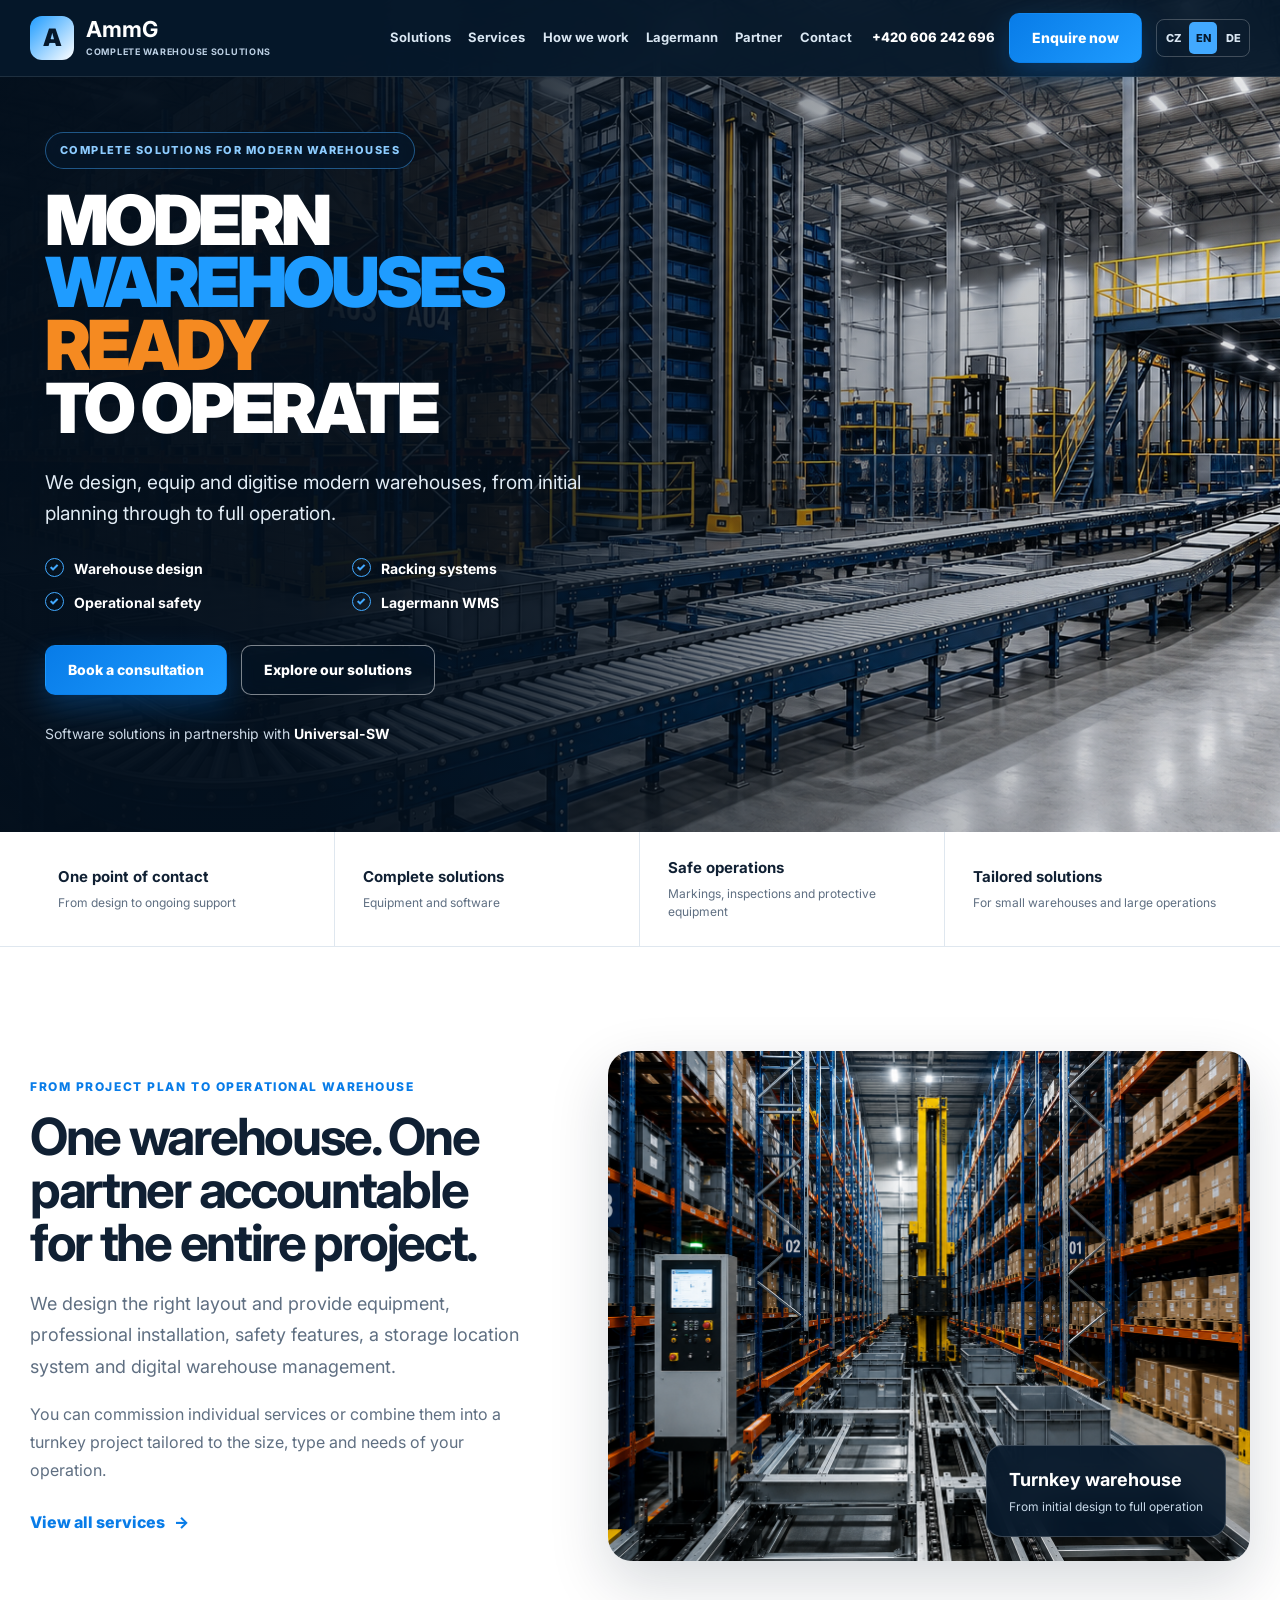
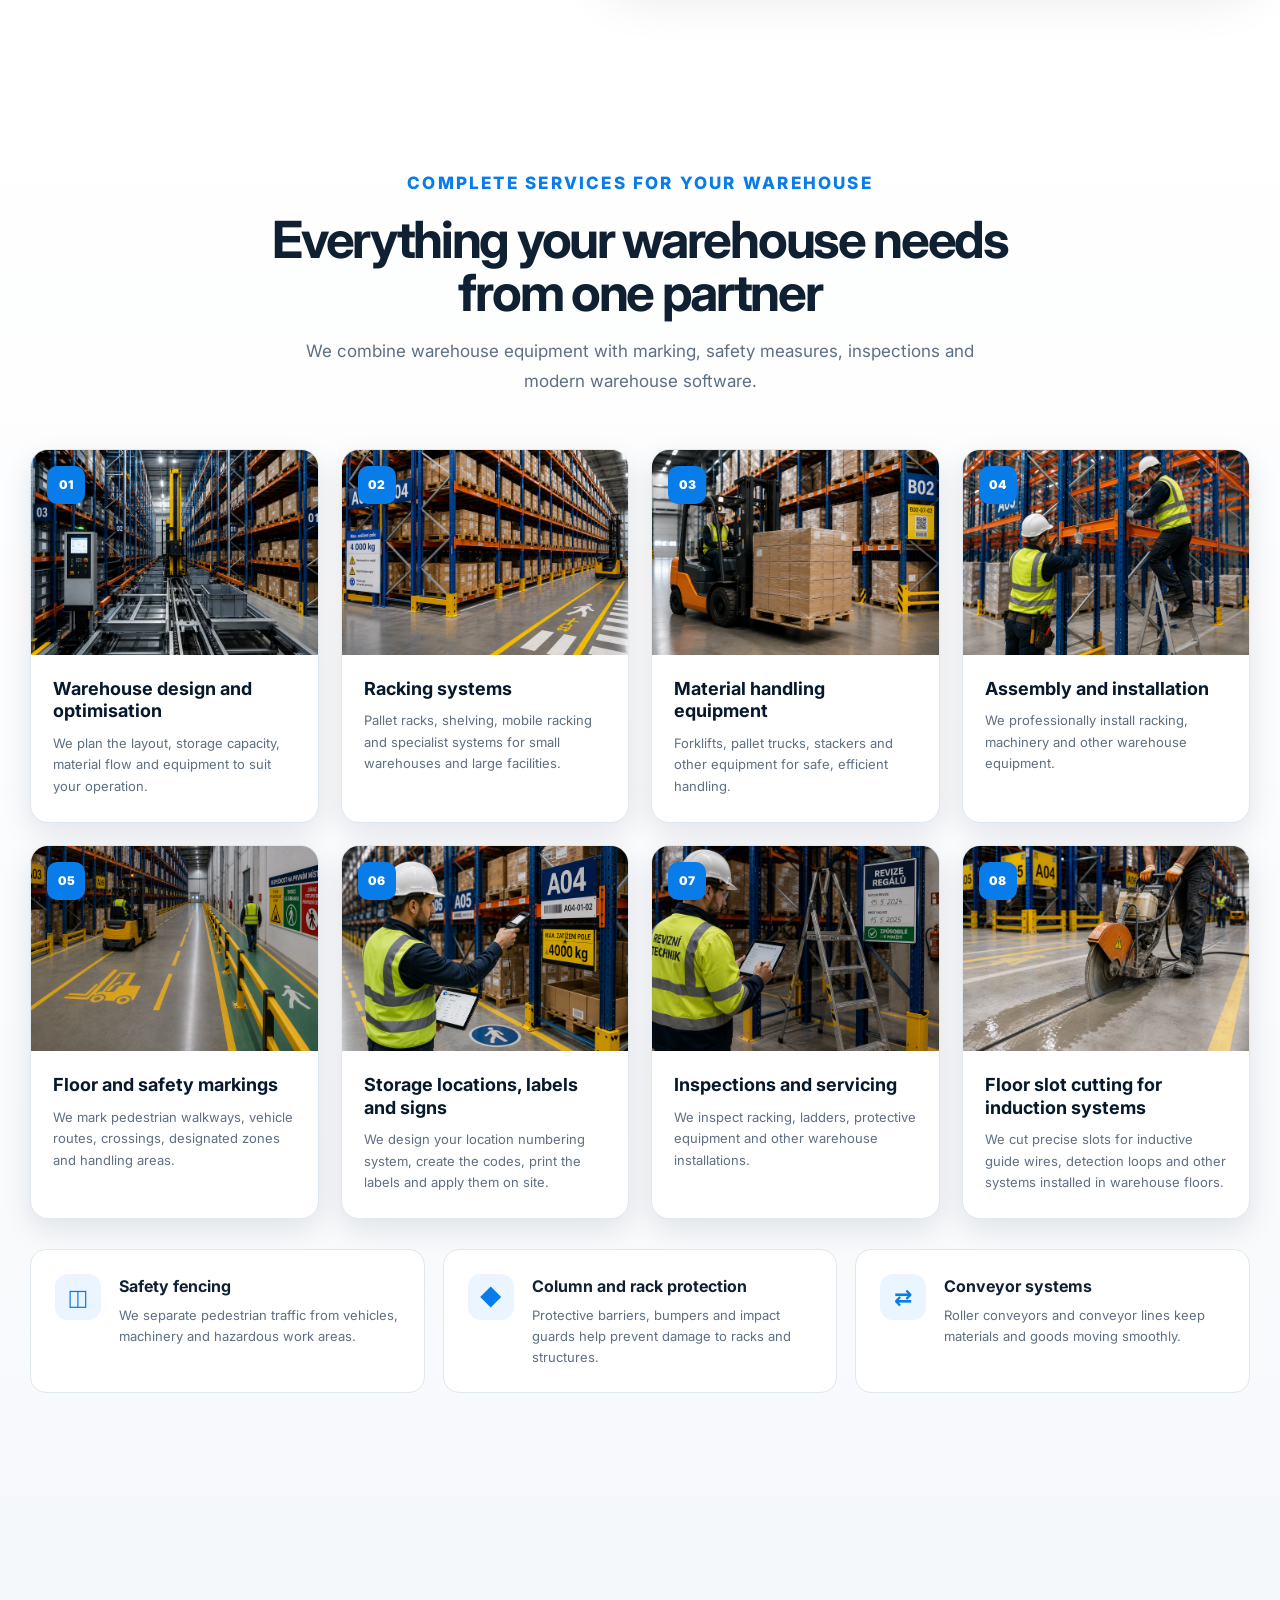
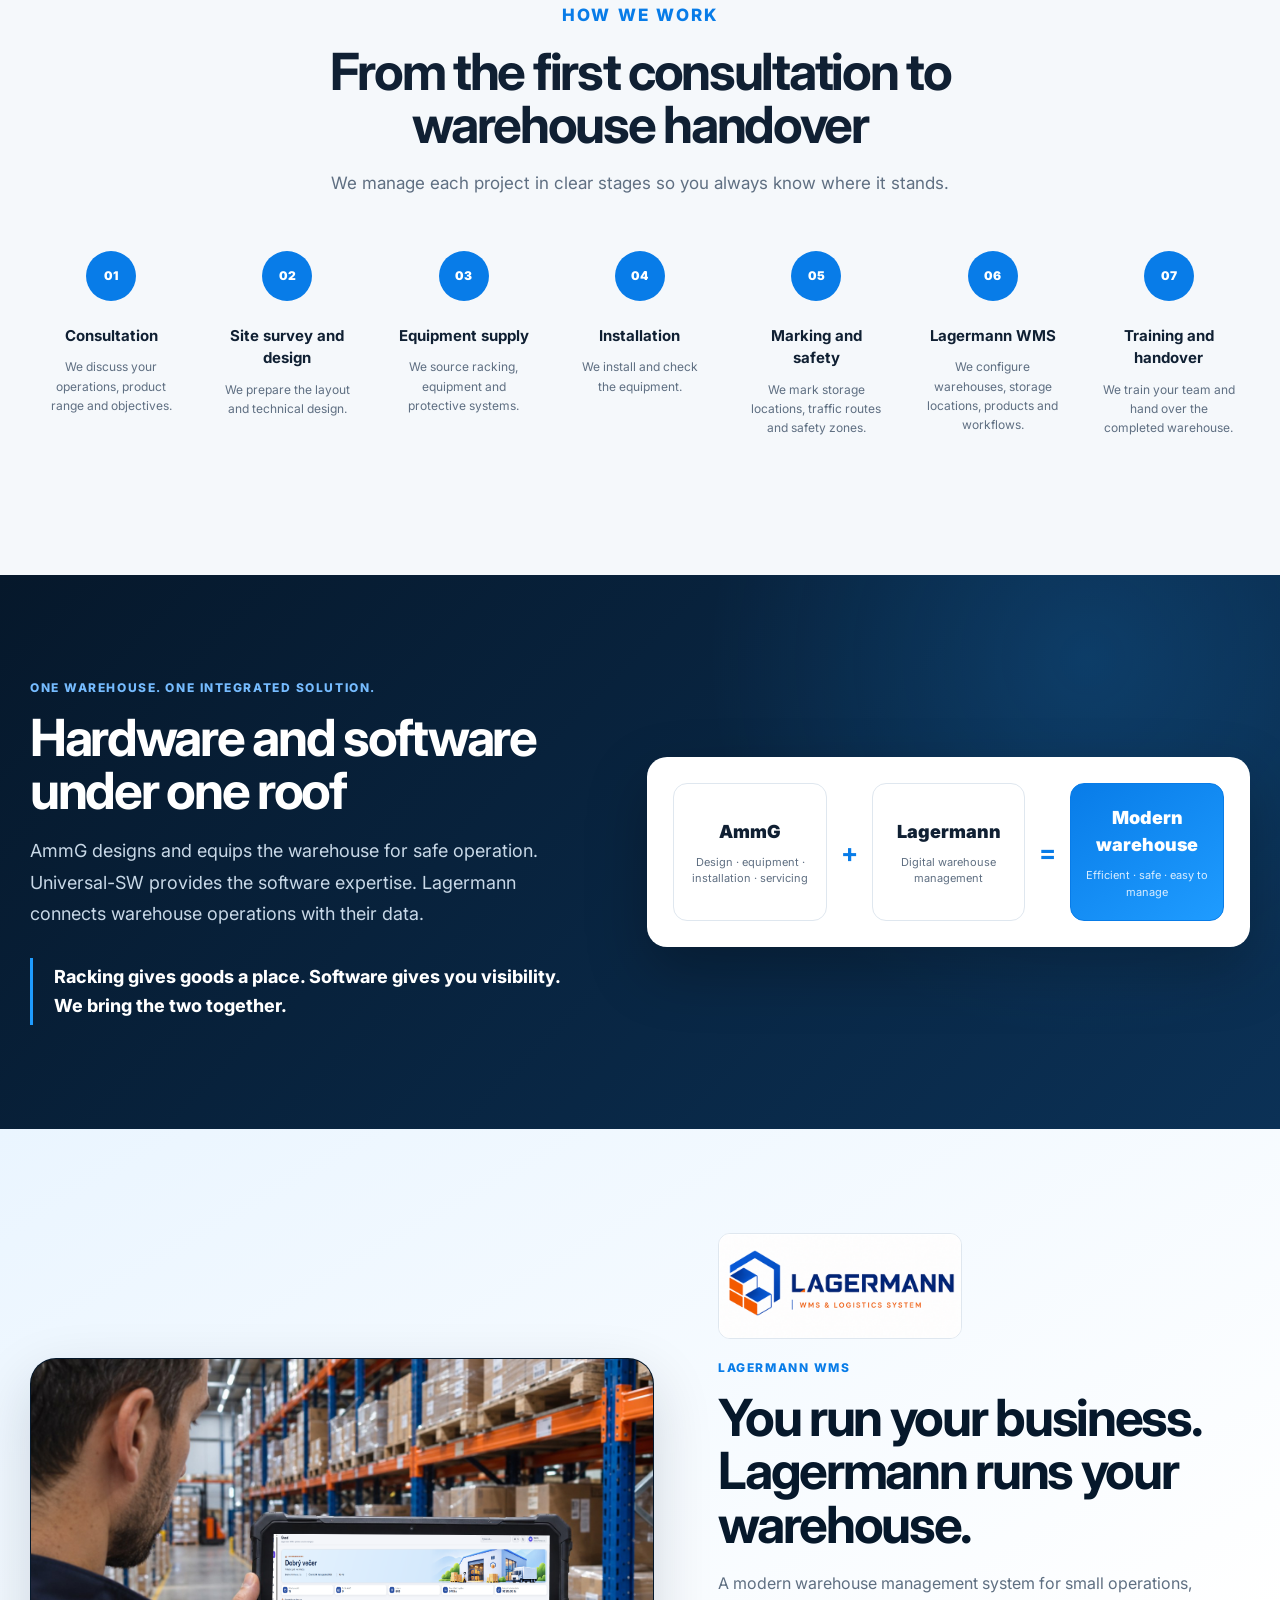
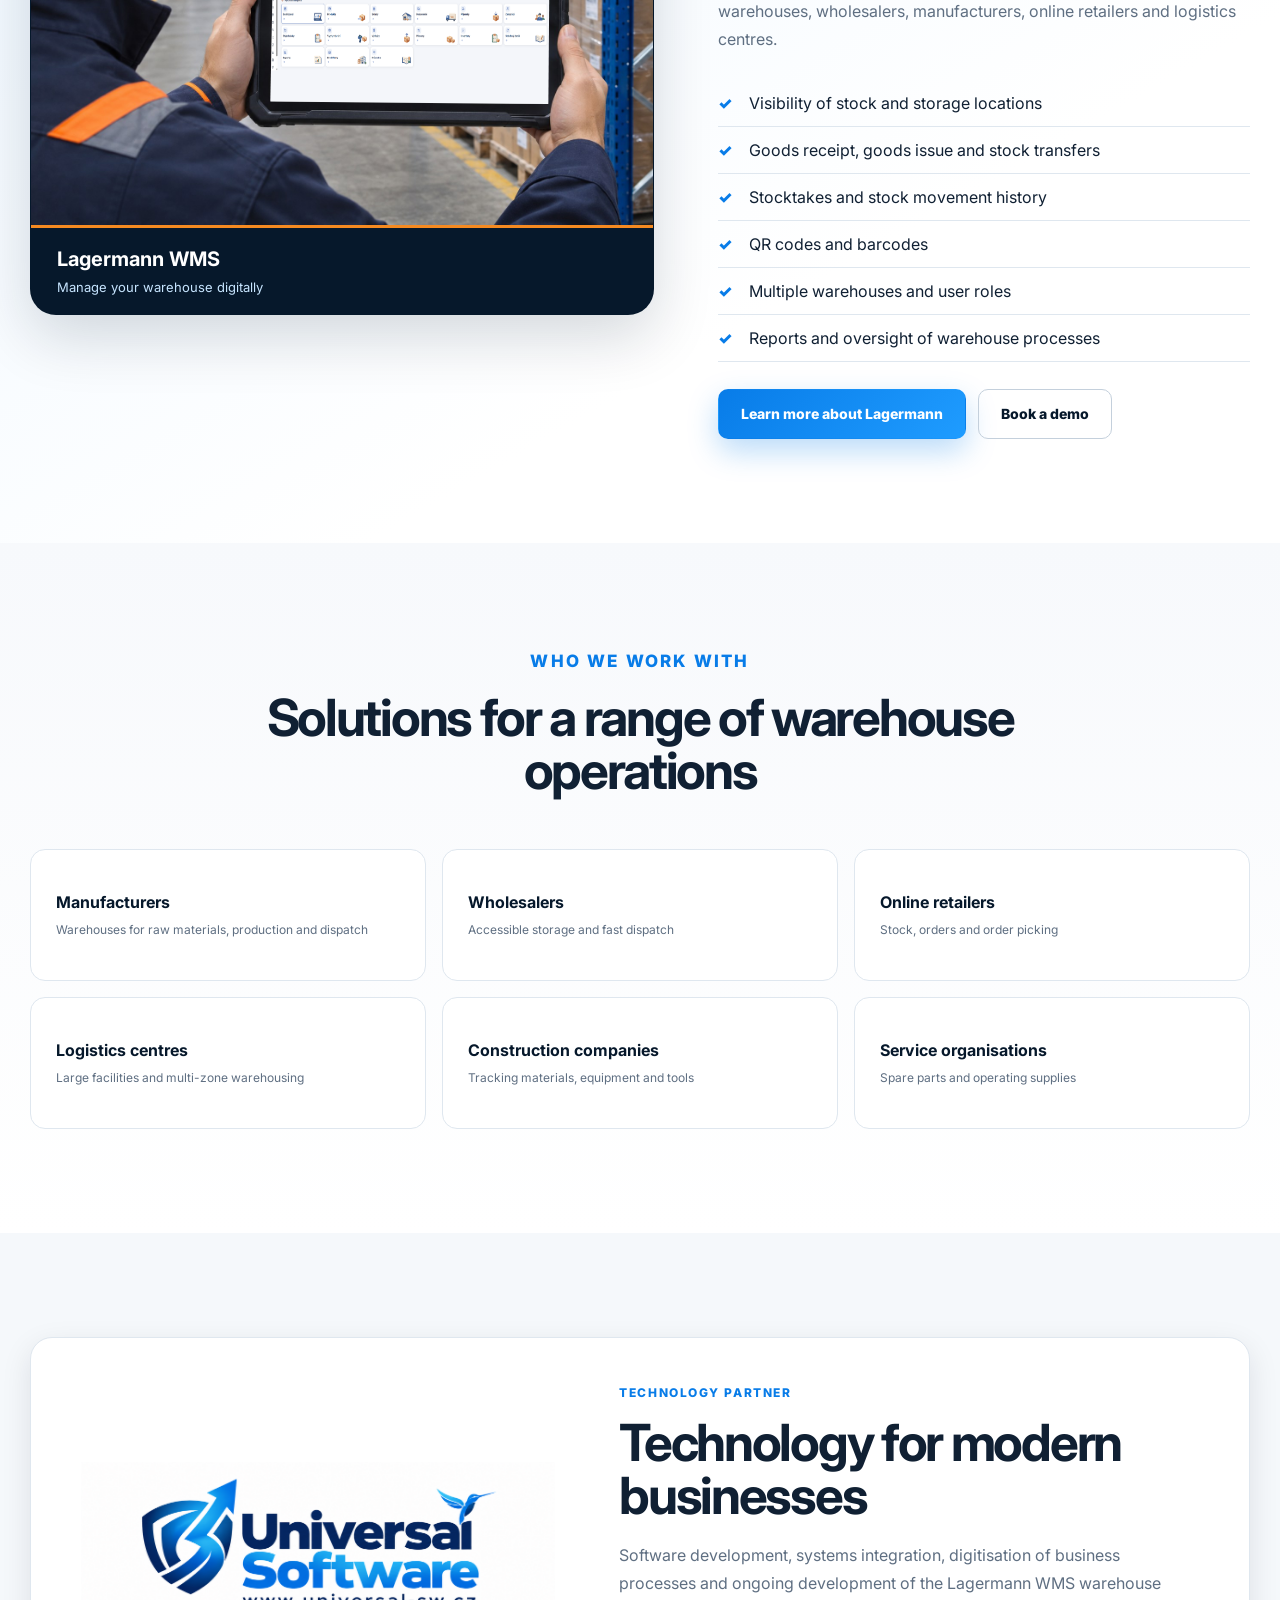
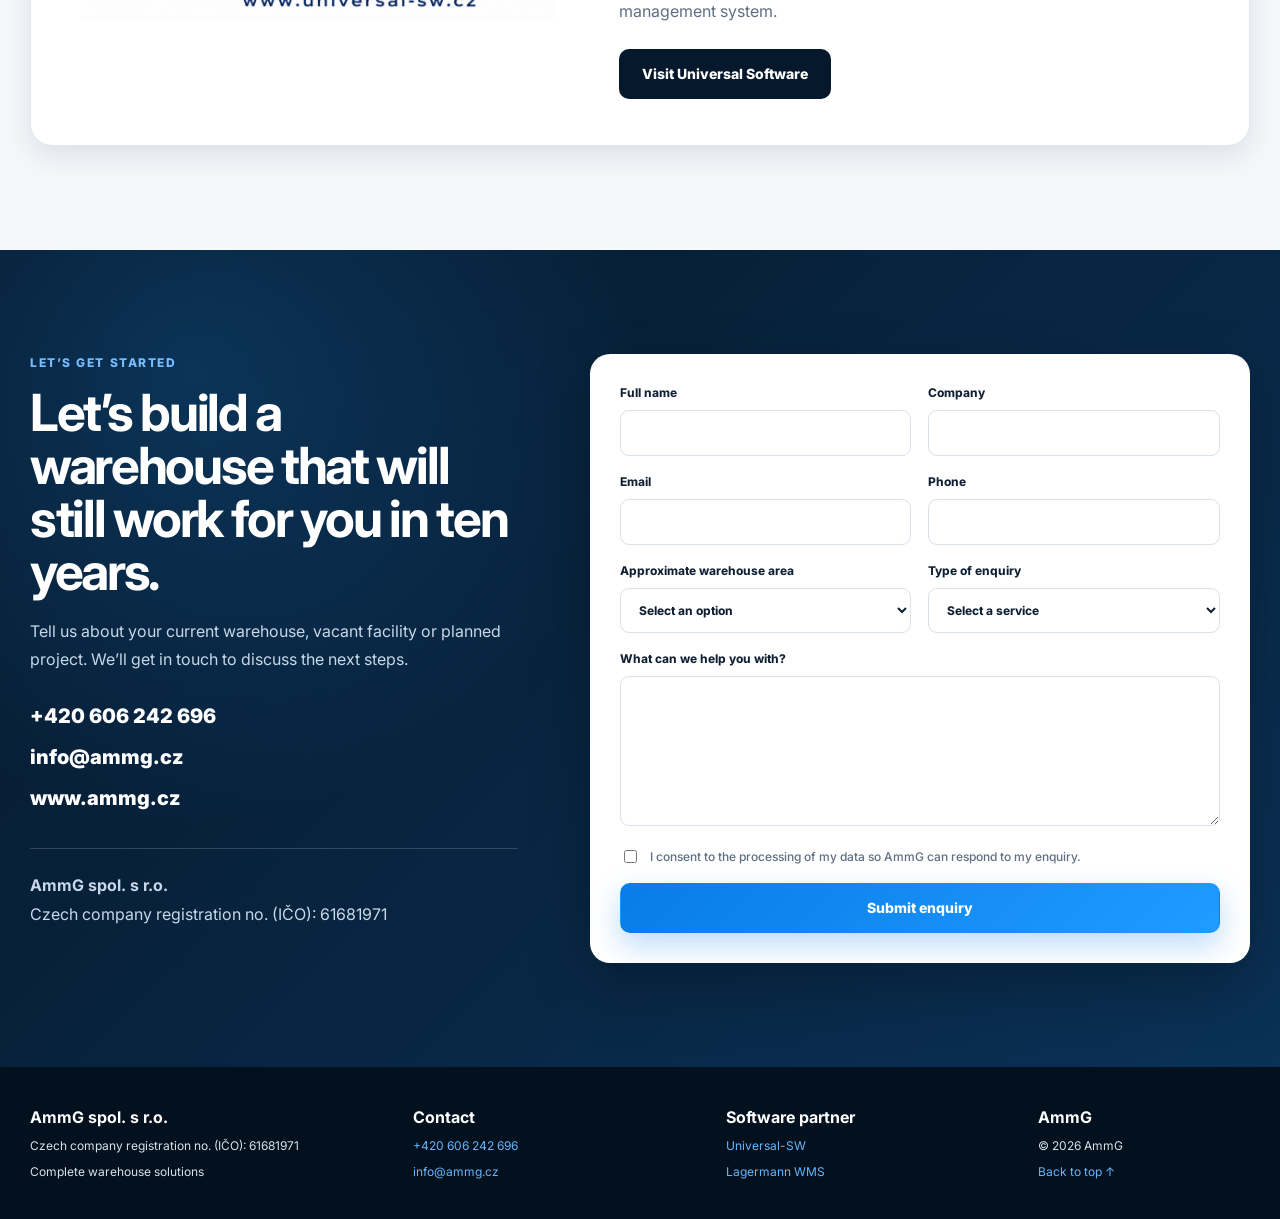
<file: en/index.html>
<!doctype html>
<html lang="en">
<head>
    <meta charset="utf-8">
    <meta name="viewport" content="width=device-width, initial-scale=1">

    <title>AmmG | Turnkey warehouse solutions</title>

    <meta
        name="description"
        content="AmmG delivers turnkey warehouses, from layout planning and racking to installation, safety marking, inspections and Lagermann warehouse management software."
    >
    <meta name="robots" content="index,follow">
    <meta name="author" content="AmmG spol. s r.o.">
    <link rel="canonical" href="https://www.ammg.cz/en/">
    <link rel="alternate" hreflang="cs" href="https://www.ammg.cz/">
    <link rel="alternate" hreflang="en" href="https://www.ammg.cz/en/">
    <link rel="alternate" hreflang="de" href="https://www.ammg.cz/de/">
    <link rel="alternate" hreflang="x-default" href="https://www.ammg.cz/">
    <meta name="google-site-verification" content="x3cl3QRL3v19oIvD9lCCKHyZ5GCrJJEb1slQcTj2vuA">

    <meta property="og:title" content="AmmG | Turnkey warehouse solutions">
    <meta
        property="og:description"
        content="We design, equip and digitise modern warehouses, from initial planning to day-to-day operations."
    >
    <meta property="og:type" content="website">
    <meta property="og:url" content="https://www.ammg.cz/en/">
    <meta property="og:image" content="https://www.ammg.cz/img/hero-sklad.png">
    <meta property="og:image:alt" content="Modern automated warehouse with racking and conveyor systems">
    <meta property="og:locale" content="en_GB">
    <meta property="og:locale:alternate" content="cs_CZ">
    <meta property="og:locale:alternate" content="de_DE">

    <link rel="icon" href="../img/favicon.ico">
    <link rel="preconnect" href="https://fonts.googleapis.com">
    <link rel="preconnect" href="https://fonts.gstatic.com" crossorigin>
    <link
        href="https://fonts.googleapis.com/css2?family=Inter:wght@400;500;600;700;800;900&display=swap"
        rel="stylesheet"
    >
    <link rel="stylesheet" href="../style.css">
</head>

<body id="top">
    <header class="site-header">
        <div class="container header-inner">
            <a class="brand" href="#top" aria-label="AmmG – home">
                <span class="brand-mark">A</span>
                <span class="brand-text">
                    <strong>AmmG</strong>
                    <small>Complete warehouse solutions</small>
                </span>
            </a>

            <nav class="nav" id="siteNav" aria-label="Main navigation">
                <a href="#reseni">Solutions</a>
                <a href="#sluzby">Services</a>
                <a href="#postup">How we work</a>
                <a href="#lagermann">Lagermann</a>
                <a href="#partner">Partner</a>
                <a href="#kontakt">Contact</a>
            </nav>

            <div class="header-actions">
                <a class="phone-link" href="tel:+420606242696">
                    +420 606 242 696
                </a>

                <a class="btn btn-primary header-cta" href="#kontakt">
                    Enquire now
                </a>

                <nav class="language-switch" aria-label="Language selection">
                    <a href="/" lang="cs" hreflang="cs" aria-label="Čeština">CZ</a>
                    <a href="/en/" lang="en" hreflang="en" aria-label="English" aria-current="page">EN</a>
                    <a href="/de/" lang="de" hreflang="de" aria-label="Deutsch">DE</a>
                </nav>

                <button
                    class="menu-toggle"
                    id="menuToggle"
                    type="button"
                    aria-label="Open menu"
                    data-open-label="Open menu"
                    data-close-label="Close menu"
                    aria-expanded="false"
                    aria-controls="siteNav"
                >
                    <span></span>
                    <span></span>
                    <span></span>
                </button>
            </div>
        </div>
    </header>

    <main>
        <section class="hero">
            <div
                class="hero-media"
                role="img"
                aria-label="Modern automated warehouse with racking and conveyor systems"
            ></div>

            <div class="hero-overlay"></div>

            <div class="container hero-content">
                <div class="hero-copy">
                    <p class="hero-badge">
                        Complete solutions for modern warehouses
                    </p>

                    <h1 class="hero-title">
                        <span class="hero-title-white">Modern</span>
                        <span class="hero-title-blue">warehouses</span>
                        <span class="hero-title-orange">ready</span>
                        <span class="hero-title-white">to operate</span>
                    </h1>

                    <p class="hero-lead">
                        We design, equip and digitise modern warehouses, from initial planning
                        through to full operation.
                    </p>

                    <div class="hero-points">
                        <span>Warehouse design</span>
                        <span>Racking systems</span>
                        <span>Operational safety</span>
                        <span>Lagermann WMS</span>
                    </div>

                    <div class="hero-actions">
                        <a class="btn btn-primary" href="#kontakt">
                            Book a consultation
                        </a>

                        <a class="btn btn-ghost" href="#sluzby">
                            Explore our solutions
                        </a>
                    </div>

                    <p class="partner-note">
                        Software solutions in partnership with
                        <strong>Universal-SW</strong>
                    </p>
                </div>
            </div>
        </section>

        <section class="trust-strip" aria-label="Key benefits">
            <div class="container trust-grid">
                <div class="trust-item">
                    <strong>One point of contact</strong>
                    <span>From design to ongoing support</span>
                </div>

                <div class="trust-item">
                    <strong>Complete solutions</strong>
                    <span>Equipment and software</span>
                </div>

                <div class="trust-item">
                    <strong>Safe operations</strong>
                    <span>Markings, inspections and protective equipment</span>
                </div>

                <div class="trust-item">
                    <strong>Tailored solutions</strong>
                    <span>For small warehouses and large operations</span>
                </div>
            </div>
        </section>

        <section class="section intro-section" id="reseni">
            <div class="container intro-grid">
                <div class="intro-content">
                    <p class="eyebrow dark">From project plan to operational warehouse</p>

                    <h2>
                        One warehouse. One partner accountable for the entire project.
                    </h2>

                    <p class="large-copy">
                        We design the right layout and provide equipment, professional
                        installation, safety features, a storage location system and digital
                        warehouse management.
                    </p>

                    <p>
                        You can commission individual services or combine them into a turnkey
                        project tailored to the size, type and needs of your operation.
                    </p>

                    <a class="text-link" href="#sluzby">
                        View all services
                    </a>
                </div>

                <div class="intro-image">
                    <img
                        src="../img/Sklad01.png"
                        alt="Modern automated warehouse"
                        loading="lazy"
                    >

                    <div class="image-badge">
                        <strong>Turnkey warehouse</strong>
                        <span>From initial design to full operation</span>
                    </div>
                </div>
            </div>
        </section>

        <section class="section services-section" id="sluzby">
            <div class="container">
                <header class="section-heading">
                    <p class="eyebrow dark">Complete services for your warehouse</p>
                    <h2>Everything your warehouse needs from one partner</h2>
                    <p>
                        We combine warehouse equipment with marking, safety measures,
                        inspections and modern warehouse software.
                    </p>
                </header>

                <div class="services-gallery-grid">
                    <article class="service-image-card">
                        <div class="service-image-wrap">
                            <img src="../img/Sklad01.png" alt="Modern warehouse design and layout" loading="lazy">
                            <span class="service-number">01</span>
                        </div>

                        <div class="service-image-content">
                            <h3>Warehouse design and optimisation</h3>
                            <p>
                                We plan the layout, storage capacity, material flow and
                                equipment to suit your operation.
                            </p>
                        </div>
                    </article>

                    <article class="service-image-card">
                        <div class="service-image-wrap">
                            <img src="../img/Sklad02.png" alt="Racking systems" loading="lazy">
                            <span class="service-number">02</span>
                        </div>

                        <div class="service-image-content">
                            <h3>Racking systems</h3>
                            <p>
                                Pallet racks, shelving, mobile racking and specialist systems
                                for small warehouses and large facilities.
                            </p>
                        </div>
                    </article>

                    <article class="service-image-card">
                        <div class="service-image-wrap">
                            <img src="../img/Sklad03.png" alt="Material handling equipment in a warehouse" loading="lazy">
                            <span class="service-number">03</span>
                        </div>

                        <div class="service-image-content">
                            <h3>Material handling equipment</h3>
                            <p>
                                Forklifts, pallet trucks, stackers and other equipment for safe,
                                efficient handling.
                            </p>
                        </div>
                    </article>

                    <article class="service-image-card">
                        <div class="service-image-wrap">
                            <img src="../img/Sklad04.png" alt="Installation of warehouse racking" loading="lazy">
                            <span class="service-number">04</span>
                        </div>

                        <div class="service-image-content">
                            <h3>Assembly and installation</h3>
                            <p>
                                We professionally install racking, machinery and other warehouse
                                equipment.
                            </p>
                        </div>
                    </article>

                    <article class="service-image-card">
                        <div class="service-image-wrap">
                            <img src="../img/Sklad05.png" alt="Warehouse floor markings" loading="lazy">
                            <span class="service-number">05</span>
                        </div>

                        <div class="service-image-content">
                            <h3>Floor and safety markings</h3>
                            <p>
                                We mark pedestrian walkways, vehicle routes, crossings,
                                designated zones and handling areas.
                            </p>
                        </div>
                    </article>

                    <article class="service-image-card">
                        <div class="service-image-wrap">
                            <img src="../img/Sklad061.png" alt="Warehouse storage locations and labels" loading="lazy">
                            <span class="service-number">06</span>
                        </div>

                        <div class="service-image-content">
                            <h3>Storage locations, labels and signs</h3>
                            <p>
                                We design your location numbering system, create the codes,
                                print the labels and apply them on site.
                            </p>
                        </div>
                    </article>

                    <article class="service-image-card">
                        <div class="service-image-wrap">
                            <img src="../img/Sklad07.png" alt="Inspection technician in a warehouse" loading="lazy">
                            <span class="service-number">07</span>
                        </div>

                        <div class="service-image-content">
                            <h3>Inspections and servicing</h3>
                            <p>
                                We inspect racking, ladders, protective equipment and other
                                warehouse installations.
                            </p>
                        </div>
                    </article>

                    <article class="service-image-card">
                        <div class="service-image-wrap">
                            <img src="../img/Sklad081.png" alt="Cutting a floor slot for an induction loop" loading="lazy">
                            <span class="service-number">08</span>
                        </div>

                        <div class="service-image-content">
                            <h3>Floor slot cutting for induction systems</h3>
                            <p>
                                We cut precise slots for inductive guide wires, detection loops
                                and other systems installed in warehouse floors.
                            </p>
                        </div>
                    </article>
                </div>

                <div class="special-services">
                    <article class="special-service-card">
                        <span class="special-service-icon">◫</span>
                        <div>
                            <h3>Safety fencing</h3>
                            <p>
                                We separate pedestrian traffic from vehicles, machinery and
                                hazardous work areas.
                            </p>
                        </div>
                    </article>

                    <article class="special-service-card">
                        <span class="special-service-icon">◆</span>
                        <div>
                            <h3>Column and rack protection</h3>
                            <p>
                                Protective barriers, bumpers and impact guards help prevent
                                damage to racks and structures.
                            </p>
                        </div>
                    </article>

                    <article class="special-service-card">
                        <span class="special-service-icon">⇄</span>
                        <div>
                            <h3>Conveyor systems</h3>
                            <p>
                                Roller conveyors and conveyor lines keep materials and goods
                                moving smoothly.
                            </p>
                        </div>
                    </article>
                </div>
            </div>
        </section>

        <section class="section process-section" id="postup">
            <div class="container">
                <header class="section-heading">
                    <p class="eyebrow dark">How we work</p>
                    <h2>From the first consultation to warehouse handover</h2>
                    <p>
                        We manage each project in clear stages so you always know where it
                        stands.
                    </p>
                </header>

                <ol class="process-grid">
                    <li class="process-step">
                        <span class="process-number">01</span>
                        <h3>Consultation</h3>
                        <p>We discuss your operations, product range and objectives.</p>
                    </li>

                    <li class="process-step">
                        <span class="process-number">02</span>
                        <h3>Site survey and design</h3>
                        <p>We prepare the layout and technical design.</p>
                    </li>

                    <li class="process-step">
                        <span class="process-number">03</span>
                        <h3>Equipment supply</h3>
                        <p>We source racking, equipment and protective systems.</p>
                    </li>

                    <li class="process-step">
                        <span class="process-number">04</span>
                        <h3>Installation</h3>
                        <p>We install and check the equipment.</p>
                    </li>

                    <li class="process-step">
                        <span class="process-number">05</span>
                        <h3>Marking and safety</h3>
                        <p>We mark storage locations, traffic routes and safety zones.</p>
                    </li>

                    <li class="process-step">
                        <span class="process-number">06</span>
                        <h3>Lagermann WMS</h3>
                        <p>We configure warehouses, storage locations, products and workflows.</p>
                    </li>

                    <li class="process-step">
                        <span class="process-number">07</span>
                        <h3>Training and handover</h3>
                        <p>We train your team and hand over the completed warehouse.</p>
                    </li>
                </ol>
            </div>
        </section>

        <section class="section section-dark">
            <div class="container split-layout">
                <div class="split-copy">
                    <p class="eyebrow">One warehouse. One integrated solution.</p>

                    <h2>Hardware and software under one roof</h2>

                    <p class="large-copy">
                        AmmG designs and equips the warehouse for safe operation. Universal-SW
                        provides the software expertise. Lagermann connects warehouse operations
                        with their data.
                    </p>

                    <blockquote>
                        Racking gives goods a place. Software gives you visibility. We bring the
                        two together.
                    </blockquote>
                </div>

                <div class="formula-card">
                    <div class="formula-item">
                        <span>AmmG</span>
                        <small>Design · equipment · installation · servicing</small>
                    </div>

                    <b>+</b>

                    <div class="formula-item">
                        <span>Lagermann</span>
                        <small>Digital warehouse management</small>
                    </div>

                    <b>=</b>

                    <div class="formula-item result">
                        <span>Modern warehouse</span>
                        <small>Efficient · safe · easy to manage</small>
                    </div>
                </div>
            </div>
        </section>

        <section class="section lagermann-section" id="lagermann">
            <div class="container lagermann-grid">
                <figure class="lagermann-image">
                    <div class="lagermann-scene">
                        <img
                            class="lagermann-photo"
                            src="../img/lagermann-warehouse.jpg"
                            alt="Warehouse operative viewing the Lagermann WMS home screen on a tablet beside the racks"
                            width="1448"
                            height="1086"
                            loading="lazy"
                        >
                        <img
                            class="lagermann-screen"
                            src="../img/lagermann-home.png"
                            alt=""
                            width="1913"
                            height="905"
                            loading="lazy"
                        >
                    </div>
                    <figcaption class="lagermann-image-label">
                        <strong>Lagermann WMS</strong>
                        <span>Manage your warehouse digitally</span>
                    </figcaption>
                </figure>

                <div class="lagermann-copy">
                    <img
                        class="lagermann-logo"
                        src="../img/lagermann-logo.png"
                        alt="Lagermann warehouse management and logistics software"
                        width="640"
                        height="274"
                        loading="lazy"
                    >
                    <p class="eyebrow dark">Lagermann WMS</p>

                    <h2>You run your business. Lagermann runs your warehouse.</h2>

                    <p>
                        A modern warehouse management system for small operations, warehouses,
                        wholesalers, manufacturers, online retailers and logistics centres.
                    </p>

                    <ul class="check-list">
                        <li>Visibility of stock and storage locations</li>
                        <li>Goods receipt, goods issue and stock transfers</li>
                        <li>Stocktakes and stock movement history</li>
                        <li>QR codes and barcodes</li>
                        <li>Multiple warehouses and user roles</li>
                        <li>Reports and oversight of warehouse processes</li>
                    </ul>

                    <div class="lagermann-actions">
                        <a
                            class="btn btn-primary"
                            href="https://www.universal-sw.cz"
                            target="_blank"
                            rel="noopener noreferrer"
                        >
                            Learn more about Lagermann
                        </a>

                        <a class="btn btn-outline-dark" href="#kontakt">
                            Book a demo
                        </a>
                    </div>
                </div>
            </div>
        </section>

        <section class="section audience-section">
            <div class="container">
                <header class="section-heading">
                    <p class="eyebrow dark">Who we work with</p>
                    <h2>Solutions for a range of warehouse operations</h2>
                </header>

                <div class="audience-grid">
                    <article>
                        <strong>Manufacturers</strong>
                        <span>Warehouses for raw materials, production and dispatch</span>
                    </article>

                    <article>
                        <strong>Wholesalers</strong>
                        <span>Accessible storage and fast dispatch</span>
                    </article>

                    <article>
                        <strong>Online retailers</strong>
                        <span>Stock, orders and order picking</span>
                    </article>

                    <article>
                        <strong>Logistics centres</strong>
                        <span>Large facilities and multi-zone warehousing</span>
                    </article>

                    <article>
                        <strong>Construction companies</strong>
                        <span>Tracking materials, equipment and tools</span>
                    </article>

                    <article>
                        <strong>Service organisations</strong>
                        <span>Spare parts and operating supplies</span>
                    </article>
                </div>
            </div>
        </section>

        <section class="section section-soft" id="partner" aria-labelledby="partner-title">
            <div class="container partner-card">
                <img
                    class="partner-logo"
                    src="../img/universal-sw-logo.png"
                    alt="Logo of Universal Software, AmmG’s technology partner"
                    width="2048"
                    height="682"
                    loading="lazy"
                >

                <div class="partner-copy">
                    <p class="eyebrow dark">Technology partner</p>
                    <h2 id="partner-title">Technology for modern businesses</h2>
                    <p>
                        Software development, systems integration, digitisation of business
                        processes and ongoing development of the Lagermann WMS warehouse
                        management system.
                    </p>

                    <a
                        class="btn btn-secondary"
                        href="https://www.universal-sw.cz/"
                        target="_blank"
                        rel="noopener noreferrer"
                    >
                        Visit Universal Software
                    </a>
                </div>
            </div>
        </section>

        <section class="section contact-section" id="kontakt">
            <div class="container contact-grid">
                <div class="contact-copy">
                    <p class="eyebrow">Let’s get started</p>

                    <h2>
                        Let’s build a warehouse that will still work for you in ten years.
                    </h2>

                    <p>
                        Tell us about your current warehouse, vacant facility or planned
                        project. We’ll get in touch to discuss the next steps.
                    </p>

                    <div class="contact-links">
                        <a href="tel:+420606242696">+420 606 242 696</a>
                        <a href="mailto:info@ammg.cz">info@ammg.cz</a>
                        <a href="https://www.ammg.cz">www.ammg.cz</a>
                    </div>

                    <div class="company-data">
                        <strong>AmmG spol. s r.o.</strong>
                        <span>Czech company registration no. (IČO): 61681971</span>
                    </div>
                </div>

                <form
                    class="contact-form"
                    action="../contact.php"
                    method="post"
                    data-required-message="Please complete this field."
                    data-email-message="Please enter a valid email address."
                    data-consent-message="Please consent to the processing of your data to submit your enquiry."
                >
                    <input type="hidden" name="lang" value="en">

                    <p class="form-status form-status-success full" id="contact-sent" role="status" tabindex="-1">
                        Thank you for your enquiry. We’ll get back to you as soon as possible.
                    </p>
                    <p class="form-status form-status-error full" id="contact-invalid" role="alert" tabindex="-1">
                        Please check the required fields, your email address and your consent to data processing.
                    </p>
                    <p class="form-status form-status-error full" id="contact-error" role="alert" tabindex="-1">
                        We couldn’t send your enquiry. Please try again or email us at info@ammg.cz.
                    </p>

                    <label>
                        Full name
                        <input type="text" name="name" autocomplete="name" required>
                    </label>

                    <label>
                        Company
                        <input type="text" name="company" autocomplete="organization">
                    </label>

                    <label>
                        Email
                        <input type="email" name="email" autocomplete="email" required>
                    </label>

                    <label>
                        Phone
                        <input type="tel" name="phone" autocomplete="tel">
                    </label>

                    <label>
                        Approximate warehouse area
                        <select name="warehouse_size">
                            <option value="">Select an option</option>
                            <option value="do-500">Up to 500 m²</option>
                            <option value="500-2000">500–2,000 m²</option>
                            <option value="nad-2000">Over 2,000 m²</option>
                            <option value="neznam">Not sure yet</option>
                        </select>
                    </label>

                    <label>
                        Type of enquiry
                        <select name="request_type">
                            <option value="">Select a service</option>
                            <option value="kompletni-reseni">Turnkey warehouse project</option>
                            <option value="navrh">Design and optimisation</option>
                            <option value="regaly">Racking systems</option>
                            <option value="montaz">Assembly and installation</option>
                            <option value="lokace">Storage locations, labels and signs</option>
                            <option value="znaceni">Floor markings</option>
                            <option value="revize">Inspections and servicing</option>
                            <option value="lagermann">Lagermann WMS</option>
                            <option value="jine">Other requirements</option>
                        </select>
                    </label>

                    <label class="full">
                        What can we help you with?
                        <textarea name="message" rows="6" required></textarea>
                    </label>

                    <input
                        class="honeypot"
                        type="text"
                        name="website"
                        tabindex="-1"
                        autocomplete="off"
                        aria-hidden="true"
                    >

                    <label class="consent full">
                        <input type="checkbox" name="gdpr" required>
                        <span>
                            I consent to the processing of my data so AmmG can respond to my enquiry.
                        </span>
                    </label>

                    <button class="btn btn-primary full" type="submit">
                        Submit enquiry
                    </button>
                </form>
            </div>
        </section>
    </main>

    <footer class="footer">
        <div class="container footer-grid">
            <div>
                <strong>AmmG spol. s r.o.</strong>
                <span>Czech company registration no. (IČO): 61681971</span>
                <span>Complete warehouse solutions</span>
            </div>

            <div>
                <strong>Contact</strong>
                <a href="tel:+420606242696">+420 606 242 696</a>
                <a href="mailto:info@ammg.cz">info@ammg.cz</a>
            </div>

            <div>
                <strong>Software partner</strong>
                <a
                    href="https://www.universal-sw.cz"
                    target="_blank"
                    rel="noopener noreferrer"
                >
                    Universal-SW
                </a>
                <a href="#lagermann">Lagermann WMS</a>
            </div>

            <div>
                <strong>AmmG</strong>
                <span>© <span id="year"></span> AmmG</span>
                <a href="#top">Back to top ↑</a>
            </div>
        </div>
    </footer>

    <script src="../script.js"></script>
</body>
</html>
</file>
<file: style.css>
/* =========================================================
   AMMG.CZ — MODERNÍ SKLADY KOMPLETNĚ NA KLÍČ
========================================================= */

:root {
    --navy-950: #03101d;
    --navy-900: #06182b;
    --navy-800: #0b2947;
    --blue-600: #087ce8;
    --blue-500: #1f9cff;
    --blue-400: #42a9ff;
    --blue-100: #eaf5ff;
    --orange-500: #f58a21;
    --text: #102033;
    --muted: #5f6f82;
    --line: #dfe7ef;
    --soft: #f5f8fb;
    --white: #ffffff;
    --shadow-sm: 0 10px 30px rgba(6, 24, 43, 0.10);
    --shadow-md: 0 22px 60px rgba(6, 24, 43, 0.16);
    --shadow-dark: 0 24px 60px rgba(0, 0, 0, 0.26);
    --container: 1220px;
    --header-height: 76px;
}

*,
*::before,
*::after {
    box-sizing: border-box;
}

html {
    scroll-behavior: smooth;
    scroll-padding-top: calc(var(--header-height) + 20px);
}

body {
    margin: 0;
    min-width: 320px;
    color: var(--text);
    background: var(--white);
    font-family: Inter, system-ui, -apple-system, BlinkMacSystemFont, "Segoe UI", sans-serif;
    line-height: 1.5;
    -webkit-font-smoothing: antialiased;
}

body.menu-open {
    overflow: hidden;
}

img {
    display: block;
    max-width: 100%;
}

button,
input,
textarea,
select {
    font: inherit;
}

a {
    color: inherit;
    text-decoration: none;
}

p {
    margin-top: 0;
}

.container {
    width: min(var(--container), calc(100% - 48px));
    margin-inline: auto;
}

.section {
    padding: 104px 0;
}

.section-soft {
    background: var(--soft);
}

.section-dark {
    color: var(--white);
    background:
        radial-gradient(circle at 85% 15%, rgba(31, 156, 255, 0.18), transparent 32%),
        linear-gradient(135deg, var(--navy-900), #0b3156);
}

.section-heading {
    max-width: 800px;
    margin: 0 auto 52px;
    text-align: center;
}

.section-heading h2,
.intro-content h2,
.split-layout h2,
.lagermann-copy h2,
.partner-card h2,
.contact-section h2 {
    margin: 0 0 18px;
    font-size: clamp(36px, 4vw, 58px);
    line-height: 1.04;
    letter-spacing: -0.045em;
}

.section-heading p {
    max-width: 680px;
    margin-inline: auto;
    color: var(--muted);
    font-size: 17px;
    line-height: 1.75;
}

.eyebrow {
    margin: 0 0 14px;
    color: #76bcff;
    font-size: 12px;
    font-weight: 800;
    letter-spacing: 0.13em;
    text-transform: uppercase;
}

.eyebrow.dark {
    color: var(--blue-600);
}

.large-copy {
    font-size: 18px;
    line-height: 1.75;
}

.text-link {
    display: inline-flex;
    align-items: center;
    gap: 9px;
    margin-top: 10px;
    color: var(--blue-600);
    font-weight: 800;
}

.text-link::after {
    content: "→";
    transition: transform 0.2s ease;
}

.text-link:hover::after {
    transform: translateX(5px);
}

.btn {
    display: inline-flex;
    align-items: center;
    justify-content: center;
    min-height: 50px;
    padding: 0 22px;
    border: 1px solid transparent;
    border-radius: 10px;
    cursor: pointer;
    font-size: 14px;
    font-weight: 800;
    line-height: 1;
    transition:
        transform 0.2s ease,
        box-shadow 0.2s ease,
        background 0.2s ease,
        border-color 0.2s ease;
}

.btn:hover {
    transform: translateY(-2px);
}

.btn-primary {
    color: var(--white);
    background: linear-gradient(135deg, var(--blue-600), var(--blue-500));
    box-shadow: 0 12px 30px rgba(8, 124, 232, 0.28);
}

.btn-secondary {
    color: var(--white);
    background: var(--navy-900);
}

.btn-ghost {
    color: var(--white);
    border-color: rgba(255, 255, 255, 0.48);
    background: rgba(6, 24, 43, 0.30);
    backdrop-filter: blur(8px);
}

.btn-outline-dark {
    color: var(--navy-900);
    border-color: #c4d0dc;
    background: transparent;
}

.btn-outline-dark:hover {
    color: var(--white);
    border-color: var(--navy-900);
    background: var(--navy-900);
}

.site-header {
    position: fixed;
    inset: 0 0 auto;
    z-index: 1000;
    min-height: var(--header-height);
    border-bottom: 1px solid rgba(255, 255, 255, 0.10);
    background: rgba(6, 24, 43, 0.92);
    backdrop-filter: blur(15px);
}

.header-inner {
    min-height: var(--header-height);
    display: flex;
    align-items: center;
    gap: clamp(12px, 1.6vw, 26px);
}

.brand {
    display: flex;
    align-items: center;
    gap: 12px;
    flex: 0 0 auto;
    color: var(--white);
}

.brand-mark {
    width: 44px;
    height: 44px;
    display: grid;
    place-items: center;
    border-radius: 12px;
    color: var(--navy-900);
    background: linear-gradient(135deg, var(--blue-500), var(--white));
    font-size: 24px;
    font-weight: 900;
}

.brand-text strong,
.brand-text small {
    display: block;
}

.brand-text strong {
    font-size: 22px;
    line-height: 1;
}

.brand-text small {
    margin-top: 5px;
    color: #bcd0e4;
    font-size: 9px;
    font-weight: 700;
    letter-spacing: 0.08em;
    text-transform: uppercase;
}

.nav {
    display: flex;
    align-items: center;
    gap: clamp(10px, 1.35vw, 24px);
    margin-left: auto;
}

.nav a {
    position: relative;
    padding: 10px 0;
    color: #d9e6f2;
    font-size: 13px;
    font-weight: 700;
}

.nav a:hover {
    color: var(--white);
}

.header-actions {
    display: flex;
    align-items: center;
    gap: 14px;
}

.header-cta {
    white-space: nowrap;
}

.language-switch {
    display: flex;
    gap: 2px;
    padding: 2px;
    border: 1px solid rgba(255, 255, 255, 0.22);
    border-radius: 8px;
}

.language-switch a {
    display: grid;
    min-width: 28px;
    min-height: 32px;
    place-items: center;
    border-radius: 5px;
    color: #d9e6f2;
    font-size: 11px;
    font-weight: 800;
}

.language-switch a:hover {
    color: var(--white);
    background: var(--navy-800);
}

.language-switch a[aria-current="page"] {
    color: var(--navy-900);
    background: var(--blue-400);
}

.phone-link {
    color: var(--white);
    font-size: 13px;
    font-weight: 800;
    white-space: nowrap;
}

.menu-toggle {
    display: none;
    width: 44px;
    height: 44px;
    padding: 8px;
    border: 0;
    cursor: pointer;
    background: transparent;
}

.menu-toggle span {
    display: block;
    width: 100%;
    height: 2px;
    margin: 6px 0;
    border-radius: 4px;
    background: var(--white);
    transition: transform 0.2s ease, opacity 0.2s ease;
}

.menu-toggle[aria-expanded="true"] span:nth-child(1) {
    transform: translateY(8px) rotate(45deg);
}

.menu-toggle[aria-expanded="true"] span:nth-child(2) {
    opacity: 0;
}

.menu-toggle[aria-expanded="true"] span:nth-child(3) {
    transform: translateY(-8px) rotate(-45deg);
}

.hero {
    position: relative;
    min-height: 790px;
    display: flex;
    align-items: center;
    overflow: hidden;
    color: var(--white);
    background: var(--navy-950);
}

.hero-media {
    position: absolute;
    inset: 0;
    background:
        url("img/hero-sklad.png")
        center center / cover
        no-repeat;
    transform: scale(1.03);
    animation: heroWarehouseMove 22s ease-in-out infinite alternate;
}

.hero-overlay {
    position: absolute;
    inset: 0;
    background:
        linear-gradient(
            90deg,
            rgba(3, 15, 28, 0.99) 0%,
            rgba(3, 15, 28, 0.96) 24%,
            rgba(3, 15, 28, 0.82) 42%,
            rgba(3, 15, 28, 0.34) 66%,
            rgba(3, 15, 28, 0.08) 100%
        );
}

.hero-content {
    position: relative;
    z-index: 2;
    width: 100%;
    padding-top: 132px;
    padding-bottom: 88px;
}

.hero-copy {
    width: min(680px, 100%);
    margin-left: clamp(18px, 3.5vw, 64px);
}

.hero-badge {
    display: inline-flex;
    align-items: center;
    margin: 0 0 20px;
    padding: 9px 14px;
    border: 1px solid rgba(66, 169, 255, 0.45);
    border-radius: 999px;
    color: #8dccff;
    background: rgba(6, 24, 43, 0.66);
    backdrop-filter: blur(8px);
    font-size: 11px;
    font-weight: 800;
    letter-spacing: 0.13em;
    text-transform: uppercase;
}

.hero-title {
    display: flex;
    flex-direction: column;
    align-items: flex-start;
    max-width: 650px;
    margin: 0 0 28px;
    font-size: clamp(50px, 5.4vw, 76px);
    font-weight: 900;
    line-height: 0.91;
    letter-spacing: -0.055em;
    text-transform: uppercase;
}

.hero-title span {
    display: block;
}

.hero-title-white {
    color: var(--white);
}

.hero-title-blue {
    color: var(--blue-500);
}

.hero-title-orange {
    color: var(--orange-500);
}

.hero-lead {
    max-width: 610px;
    margin: 0 0 28px;
    color: #e1ebf4;
    font-size: 19px;
    line-height: 1.62;
}

.hero-points {
    display: grid;
    grid-template-columns: repeat(2, minmax(190px, 1fr));
    gap: 13px 24px;
    max-width: 590px;
    margin-bottom: 32px;
}

.hero-points span {
    position: relative;
    padding-left: 29px;
    color: var(--white);
    font-size: 14px;
    font-weight: 700;
}

.hero-points span::before {
    content: "✓";
    position: absolute;
    top: 0;
    left: 0;
    width: 19px;
    height: 19px;
    display: grid;
    place-items: center;
    border: 1px solid var(--blue-400);
    border-radius: 50%;
    color: var(--blue-400);
    font-size: 11px;
    font-weight: 900;
}

.hero-actions {
    display: flex;
    flex-wrap: wrap;
    gap: 14px;
}

.partner-note {
    margin: 28px 0 0;
    color: #cbd8e5;
    font-size: 14px;
}

.partner-note strong {
    color: var(--white);
}

@keyframes heroWarehouseMove {
    from {
        transform: scale(1.03) translateX(0);
    }

    to {
        transform: scale(1.07) translateX(1.2%);
    }
}

.trust-strip {
    border-bottom: 1px solid var(--line);
    background: var(--white);
}

.trust-grid {
    display: grid;
    grid-template-columns: repeat(4, 1fr);
}

.trust-item {
    min-height: 96px;
    padding: 25px 28px;
    display: flex;
    flex-direction: column;
    justify-content: center;
    border-right: 1px solid var(--line);
}

.trust-item:last-child {
    border-right: 0;
}

.trust-item strong {
    font-size: 15px;
}

.trust-item span {
    margin-top: 6px;
    color: var(--muted);
    font-size: 12px;
}

.intro-grid {
    display: grid;
    grid-template-columns: 0.88fr 1.12fr;
    gap: 74px;
    align-items: center;
}

.intro-content > p:not(.eyebrow) {
    color: var(--muted);
    line-height: 1.75;
}

.intro-content .large-copy {
    color: var(--text);
}

.intro-image {
    position: relative;
    min-height: 510px;
    overflow: hidden;
    border-radius: 24px;
    box-shadow: var(--shadow-md);
}

.intro-image img {
    width: 100%;
    height: 100%;
    min-height: 510px;
    object-fit: cover;
}

.image-badge {
    position: absolute;
    right: 24px;
    bottom: 24px;
    max-width: 290px;
    padding: 20px 22px;
    border: 1px solid rgba(255, 255, 255, 0.18);
    border-radius: 16px;
    color: var(--white);
    background: rgba(6, 24, 43, 0.90);
    backdrop-filter: blur(12px);
}

.image-badge strong,
.image-badge span {
    display: block;
}

.image-badge strong {
    font-size: 18px;
}

.image-badge span {
    margin-top: 5px;
    color: #c7d8e8;
    font-size: 12px;
}

.services-section {
    background: linear-gradient(180deg, #ffffff 0%, #f7f9fc 100%);
}

.services-gallery-grid {
    display: grid;
    grid-template-columns: repeat(4, minmax(0, 1fr));
    gap: 22px;
}

.service-image-card {
    overflow: hidden;
    border: 1px solid var(--line);
    border-radius: 18px;
    background: var(--white);
    box-shadow: var(--shadow-sm);
    transition: transform 0.25s ease, box-shadow 0.25s ease;
}

.service-image-card:hover {
    transform: translateY(-7px);
    box-shadow: var(--shadow-md);
}

.service-image-wrap {
    position: relative;
    height: 205px;
    overflow: hidden;
    background: #dce7f0;
}

.service-image-wrap img {
    width: 100%;
    height: 100%;
    object-fit: cover;
    transition: transform 0.5s ease;
}

.service-image-card:hover .service-image-wrap img {
    transform: scale(1.05);
}

.service-number {
    position: absolute;
    top: 16px;
    left: 16px;
    width: 38px;
    height: 38px;
    display: grid;
    place-items: center;
    border-radius: 10px;
    color: var(--white);
    background: var(--blue-600);
    font-size: 12px;
    font-weight: 900;
}

.service-image-content {
    padding: 23px 22px 25px;
}

.service-image-content h3 {
    margin: 0 0 10px;
    color: var(--navy-900);
    font-size: 18px;
    line-height: 1.25;
}

.service-image-content p {
    margin: 0;
    color: var(--muted);
    font-size: 13px;
    line-height: 1.65;
}

.special-services {
    display: grid;
    grid-template-columns: repeat(3, 1fr);
    gap: 18px;
    margin-top: 30px;
}

.special-service-card {
    display: flex;
    align-items: flex-start;
    gap: 18px;
    padding: 24px;
    border: 1px solid var(--line);
    border-radius: 16px;
    background: var(--white);
}

.special-service-icon {
    flex: 0 0 auto;
    width: 46px;
    height: 46px;
    display: grid;
    place-items: center;
    border-radius: 13px;
    color: var(--blue-600);
    background: var(--blue-100);
    font-size: 22px;
    font-weight: 900;
}

.special-service-card h3 {
    margin: 0 0 7px;
    font-size: 16px;
}

.special-service-card p {
    margin: 0;
    color: var(--muted);
    font-size: 13px;
    line-height: 1.6;
}

.process-section {
    background: var(--soft);
}

.process-grid {
    position: relative;
    display: grid;
    grid-template-columns: repeat(7, 1fr);
    gap: 14px;
    margin: 0;
    padding: 0;
    list-style: none;
}

.process-step {
    min-height: 220px;
    padding: 0 13px 18px;
    text-align: center;
}

.process-number {
    width: 50px;
    height: 50px;
    display: grid;
    place-items: center;
    margin: 0 auto 24px;
    border-radius: 50%;
    color: var(--white);
    background: var(--blue-600);
    font-size: 12px;
    font-weight: 900;
}

.process-step h3 {
    margin: 0 0 10px;
    font-size: 15px;
}

.process-step p {
    margin: 0;
    color: var(--muted);
    font-size: 12px;
    line-height: 1.6;
}

.split-layout {
    display: grid;
    grid-template-columns: 0.95fr 1.05fr;
    gap: 72px;
    align-items: center;
}

.section-dark .large-copy {
    color: #c8d8e7;
}

.split-layout blockquote {
    margin: 28px 0 0;
    padding: 5px 0 5px 21px;
    border-left: 3px solid var(--blue-500);
    color: var(--white);
    font-size: 18px;
    font-weight: 750;
    line-height: 1.6;
}

.formula-card {
    display: grid;
    grid-template-columns: 1fr auto 1fr auto 1fr;
    gap: 14px;
    align-items: center;
    padding: 26px;
    border-radius: 20px;
    color: var(--text);
    background: var(--white);
    box-shadow: var(--shadow-dark);
}

.formula-item {
    min-height: 138px;
    padding: 20px 14px;
    display: flex;
    flex-direction: column;
    align-items: center;
    justify-content: center;
    border: 1px solid var(--line);
    border-radius: 14px;
    text-align: center;
}

.formula-item span {
    font-size: 18px;
    font-weight: 900;
}

.formula-item small {
    margin-top: 9px;
    color: var(--muted);
    font-size: 11px;
    line-height: 1.5;
}

.formula-card b {
    color: var(--blue-600);
    font-size: 26px;
}

.formula-item.result {
    color: var(--white);
    border-color: var(--blue-600);
    background: linear-gradient(145deg, var(--blue-600), var(--blue-500));
}

.formula-item.result small {
    color: #d9edff;
}

.lagermann-section {
    background: linear-gradient(150deg, var(--blue-100), var(--white) 70%);
}

.lagermann-grid {
    display: grid;
    grid-template-columns: minmax(0, 1.08fr) minmax(0, 0.92fr);
    gap: clamp(32px, 5vw, 72px);
    align-items: center;
}

.lagermann-image {
    margin: 0;
    overflow: hidden;
    border: 1px solid rgba(6, 24, 43, 0.12);
    border-radius: 26px;
    background: var(--navy-900);
    box-shadow: var(--shadow-md);
}

.lagermann-scene {
    position: relative;
}

.lagermann-photo {
    width: 100%;
    height: auto;
}

/* Match the four corners of the tablet display in the warehouse photo. */
.lagermann-screen {
    position: absolute;
    top: 37.55%;
    left: 38.47%;
    width: 44.9%;
    height: 36.5%;
    clip-path: polygon(1.2% 0, 100% 1%, 99.5% 100%, 0 98.5%);
}

.lagermann-image-label {
    padding: 16px clamp(18px, 3vw, 26px);
    border-top: 3px solid var(--orange-500);
    color: var(--white);
}

.lagermann-image-label strong,
.lagermann-image-label span {
    display: block;
}

.lagermann-image-label strong {
    font-size: 20px;
}

.lagermann-image-label span {
    margin-top: 4px;
    color: #c7e5ff;
    font-size: 13px;
}

.lagermann-logo {
    width: min(100%, 244px);
    height: auto;
    margin-bottom: 20px;
    border: 1px solid var(--line);
    border-radius: 12px;
    background: var(--white);
}

.lagermann-copy h2 {
    color: var(--navy-900);
}

.lagermann-copy > p:not(.eyebrow) {
    color: var(--muted);
    line-height: 1.75;
}

.check-list {
    margin: 27px 0;
    padding: 0;
    list-style: none;
}

.check-list li {
    position: relative;
    padding: 11px 0 11px 31px;
    border-bottom: 1px solid var(--line);
}

.check-list li::before {
    content: "✓";
    position: absolute;
    top: 11px;
    left: 0;
    color: var(--blue-600);
    font-weight: 900;
}

.lagermann-actions {
    display: flex;
    flex-wrap: wrap;
    gap: 12px;
}

.audience-section {
    background: linear-gradient(180deg, #f7f9fc 0%, #ffffff 100%);
}

.audience-grid {
    display: grid;
    grid-template-columns: repeat(3, 1fr);
    gap: 16px;
}

.audience-grid article {
    min-height: 132px;
    padding: 25px;
    display: flex;
    flex-direction: column;
    justify-content: center;
    border: 1px solid var(--line);
    border-radius: 15px;
    background: var(--white);
}

.audience-grid strong {
    color: var(--navy-900);
    font-size: 16px;
}

.audience-grid span {
    margin-top: 7px;
    color: var(--muted);
    font-size: 12px;
    line-height: 1.55;
}

#partner .partner-card {
    padding: 46px 50px;
    display: grid;
    grid-template-columns: minmax(0, 0.9fr) minmax(0, 1.1fr);
    align-items: center;
    gap: clamp(28px, 5vw, 64px);
    border: 1px solid var(--line);
    border-radius: 22px;
    background: var(--white);
    box-shadow: var(--shadow-sm);
}

#partner .partner-logo {
    width: min(100%, 480px);
    height: auto;
    justify-self: center;
}

#partner .partner-copy p:not(.eyebrow) {
    margin-bottom: 24px;
    color: var(--muted);
    line-height: 1.75;
}

.contact-section {
    color: var(--white);
    background:
        radial-gradient(circle at 15% 15%, rgba(31, 156, 255, 0.19), transparent 35%),
        linear-gradient(135deg, var(--navy-900), #0a3156);
}

.contact-grid {
    display: grid;
    grid-template-columns: 0.85fr 1.15fr;
    gap: 72px;
    align-items: start;
}

.contact-copy > p:not(.eyebrow) {
    color: #c7d8e8;
    line-height: 1.75;
}

.contact-links {
    display: flex;
    flex-direction: column;
    gap: 11px;
    margin-top: 28px;
}

.contact-links a {
    width: fit-content;
    color: var(--white);
    font-size: 20px;
    font-weight: 850;
}

.company-data {
    margin-top: 35px;
    padding-top: 24px;
    display: flex;
    flex-direction: column;
    gap: 5px;
    border-top: 1px solid rgba(255, 255, 255, 0.17);
    color: #c7d8e8;
}

.contact-form {
    position: relative;
    display: grid;
    grid-template-columns: repeat(2, minmax(0, 1fr));
    gap: 17px;
    padding: 30px;
    border-radius: 20px;
    color: var(--text);
    background: var(--white);
    box-shadow: var(--shadow-dark);
}

.contact-form label {
    display: block;
    font-size: 12px;
    font-weight: 750;
}

.contact-form input,
.contact-form textarea,
.contact-form select {
    width: 100%;
    margin-top: 8px;
    padding: 13px 14px;
    border: 1px solid #d8e1ea;
    border-radius: 9px;
    outline: 0;
    color: var(--text);
    background: var(--white);
}

.contact-form textarea {
    min-height: 150px;
    resize: vertical;
}

.contact-form .full {
    grid-column: 1 / -1;
}

.form-status {
    display: none;
    margin: 0;
    padding: 12px 14px;
    border: 1px solid currentColor;
    border-radius: 9px;
}

.form-status:target {
    display: block;
}

.form-status-success {
    color: #175c43;
    background: #eef9f3;
}

.form-status-error {
    color: #842b26;
    background: #fff3f1;
}

.consent {
    display: flex !important;
    align-items: flex-start;
    gap: 10px;
    color: var(--muted);
    font-weight: 500 !important;
}

.consent input {
    width: auto;
    margin-top: 2px;
}

.honeypot {
    position: absolute !important;
    left: -9999px !important;
}

.footer {
    padding: 38px 0;
    color: #d6e3ef;
    background: var(--navy-950);
}

.footer-grid {
    display: grid;
    grid-template-columns: 1.25fr 1fr 1fr 0.75fr;
    gap: 30px;
}

.footer-grid > div {
    display: flex;
    flex-direction: column;
    gap: 8px;
}

.footer-grid strong {
    color: var(--white);
}

.footer-grid span,
.footer-grid a {
    font-size: 12px;
}

.footer-grid a {
    width: fit-content;
    color: #65b6ff;
}

@media (max-width: 1180px) {
    .phone-link {
        display: none;
    }
    .services-gallery-grid {
        grid-template-columns: repeat(3, minmax(0, 1fr));
    }

    .process-grid {
        grid-template-columns: repeat(4, 1fr);
        row-gap: 30px;
    }
}

@media (min-width: 981px) and (max-width: 1100px) {
    .header-inner {
        gap: 12px;
    }

    .nav {
        gap: 10px;
    }

    .header-cta {
        padding-inline: 14px;
    }
}

@media (max-width: 980px) {
    :root {
        --header-height: 72px;
    }

    .container {
        width: min(var(--container), calc(100% - 36px));
    }

    .nav {
        position: fixed;
        top: var(--header-height);
        right: 0;
        left: 0;
        z-index: 999;
        width: 100%;
        max-height: calc(100dvh - var(--header-height));
        padding: 18px 22px 26px;
        display: flex;
        flex-direction: column;
        align-items: stretch;
        gap: 0;
        margin: 0;
        overflow-y: auto;
        background: var(--navy-900);
        border-top: 1px solid rgba(255, 255, 255, 0.1);
        box-shadow: 0 22px 45px rgba(0, 0, 0, 0.4);
        opacity: 0;
        visibility: hidden;
        transform: translateY(-20px);
        pointer-events: none;
        transition:
            opacity 0.22s ease,
            visibility 0.22s ease,
            transform 0.22s ease;
    }

    .nav.open {
        opacity: 1;
        visibility: visible;
        transform: translateY(0);
        pointer-events: auto;
    }

    .nav a {
        width: 100%;
        padding: 15px 8px;
        color: var(--white);
        font-size: 15px;
        font-weight: 700;
        border-bottom: 1px solid rgba(255, 255, 255, 0.12);
    }

    .menu-toggle {
        display: block;
    }

    .header-actions {
        margin-left: auto;
    }

    .header-cta {
        display: none;
    }

    .hero {
        min-height: 780px;
    }

    .hero-content {
        padding-top: 118px;
    }

    .hero-copy {
        margin-left: 0;
    }

    .hero-overlay {
        background:
            linear-gradient(
                90deg,
                rgba(3, 15, 28, 0.97) 0%,
                rgba(3, 15, 28, 0.91) 50%,
                rgba(3, 15, 28, 0.50) 100%
            );
    }

    .trust-grid {
        grid-template-columns: repeat(2, 1fr);
    }

    .intro-grid,
    .split-layout,
    .lagermann-grid,
    .contact-grid {
        grid-template-columns: 1fr;
        gap: 46px;
    }

    .services-gallery-grid {
        grid-template-columns: repeat(2, minmax(0, 1fr));
    }

    .special-services {
        grid-template-columns: 1fr;
    }

    .formula-card {
        grid-template-columns: 1fr;
    }

    .formula-card b {
        transform: rotate(90deg);
        justify-self: center;
    }

    .process-grid {
        grid-template-columns: repeat(2, 1fr);
    }

    .audience-grid {
        grid-template-columns: repeat(2, 1fr);
    }

    #partner .partner-card {
        grid-template-columns: minmax(0, 1fr);
    }

    .footer-grid {
        grid-template-columns: repeat(2, 1fr);
    }
}

@media (max-width: 680px) {
    .container {
        width: min(100% - 28px, var(--container));
    }

    .section {
        padding: 74px 0;
    }

    .brand-mark {
        width: 40px;
        height: 40px;
        font-size: 21px;
    }

    .brand-text strong {
        font-size: 19px;
    }

    .brand-text small {
        font-size: 8px;
    }

    .header-inner,
    .header-actions,
    .brand {
        gap: 8px;
    }

    .brand-text small {
        max-width: 88px;
    }

    .hero {
        min-height: 790px;
    }

    .hero-media {
        background-position: 58% center;
        animation: none;
    }

    .hero-overlay {
        background: rgba(3, 15, 28, 0.88);
    }

    .hero-content {
        padding-top: 112px;
        padding-bottom: 64px;
    }

    .hero-copy {
        width: 100%;
        margin-left: 0;
    }

    .hero-badge {
        margin-bottom: 17px;
        font-size: 9px;
    }

    .hero-title {
        max-width: 100%;
        font-size: clamp(43px, 13.5vw, 58px);
        line-height: 0.93;
    }

    .hero-lead {
        font-size: 16px;
    }

    .hero-points {
        grid-template-columns: 1fr;
        gap: 11px;
    }

    .hero-actions {
        display: grid;
        grid-template-columns: 1fr;
    }

    .hero-actions .btn {
        width: 100%;
    }

    .trust-grid,
    .services-gallery-grid,
    .audience-grid,
    .footer-grid {
        grid-template-columns: 1fr;
    }

    .section-heading {
        margin-bottom: 36px;
        text-align: left;
    }

    .section-heading p {
        margin-inline: 0;
    }

    .section-heading h2,
    .intro-content h2,
    .split-layout h2,
    .lagermann-copy h2,
    .partner-card h2,
    .contact-section h2 {
        font-size: 36px;
    }

    .intro-image,
    .intro-image img {
        min-height: 330px;
    }

    .lagermann-grid {
        gap: 30px;
    }

    .lagermann-image {
        border-radius: 18px;
    }

    .service-image-wrap {
        height: 225px;
    }

    .process-grid {
        grid-template-columns: 1fr;
        gap: 18px;
    }

    .process-step {
        min-height: 0;
        padding: 20px;
        border: 1px solid var(--line);
        border-radius: 15px;
        text-align: left;
        background: var(--white);
    }

    .process-number {
        margin: 0 0 16px;
    }

    .lagermann-actions {
        display: grid;
        grid-template-columns: 1fr;
    }

    .lagermann-actions .btn {
        width: 100%;
    }

    #partner .partner-card {
        padding: 30px 24px;
        gap: 24px;
    }

    .contact-form {
        grid-template-columns: 1fr;
        padding: 24px 19px;
    }

    .contact-form label,
    .contact-form .full {
        grid-column: 1;
    }

    .footer-grid {
        gap: 24px;
    }
}

:focus-visible {
    outline: 3px solid rgba(31, 156, 255, 0.65);
    outline-offset: 3px;
}

@media (prefers-reduced-motion: reduce) {
    html {
        scroll-behavior: auto;
    }

    *,
    *::before,
    *::after {
        animation-duration: 0.01ms !important;
        animation-iteration-count: 1 !important;
        transition-duration: 0.01ms !important;
    }
}
html{

    scroll-behavior:smooth;

}
</file>
